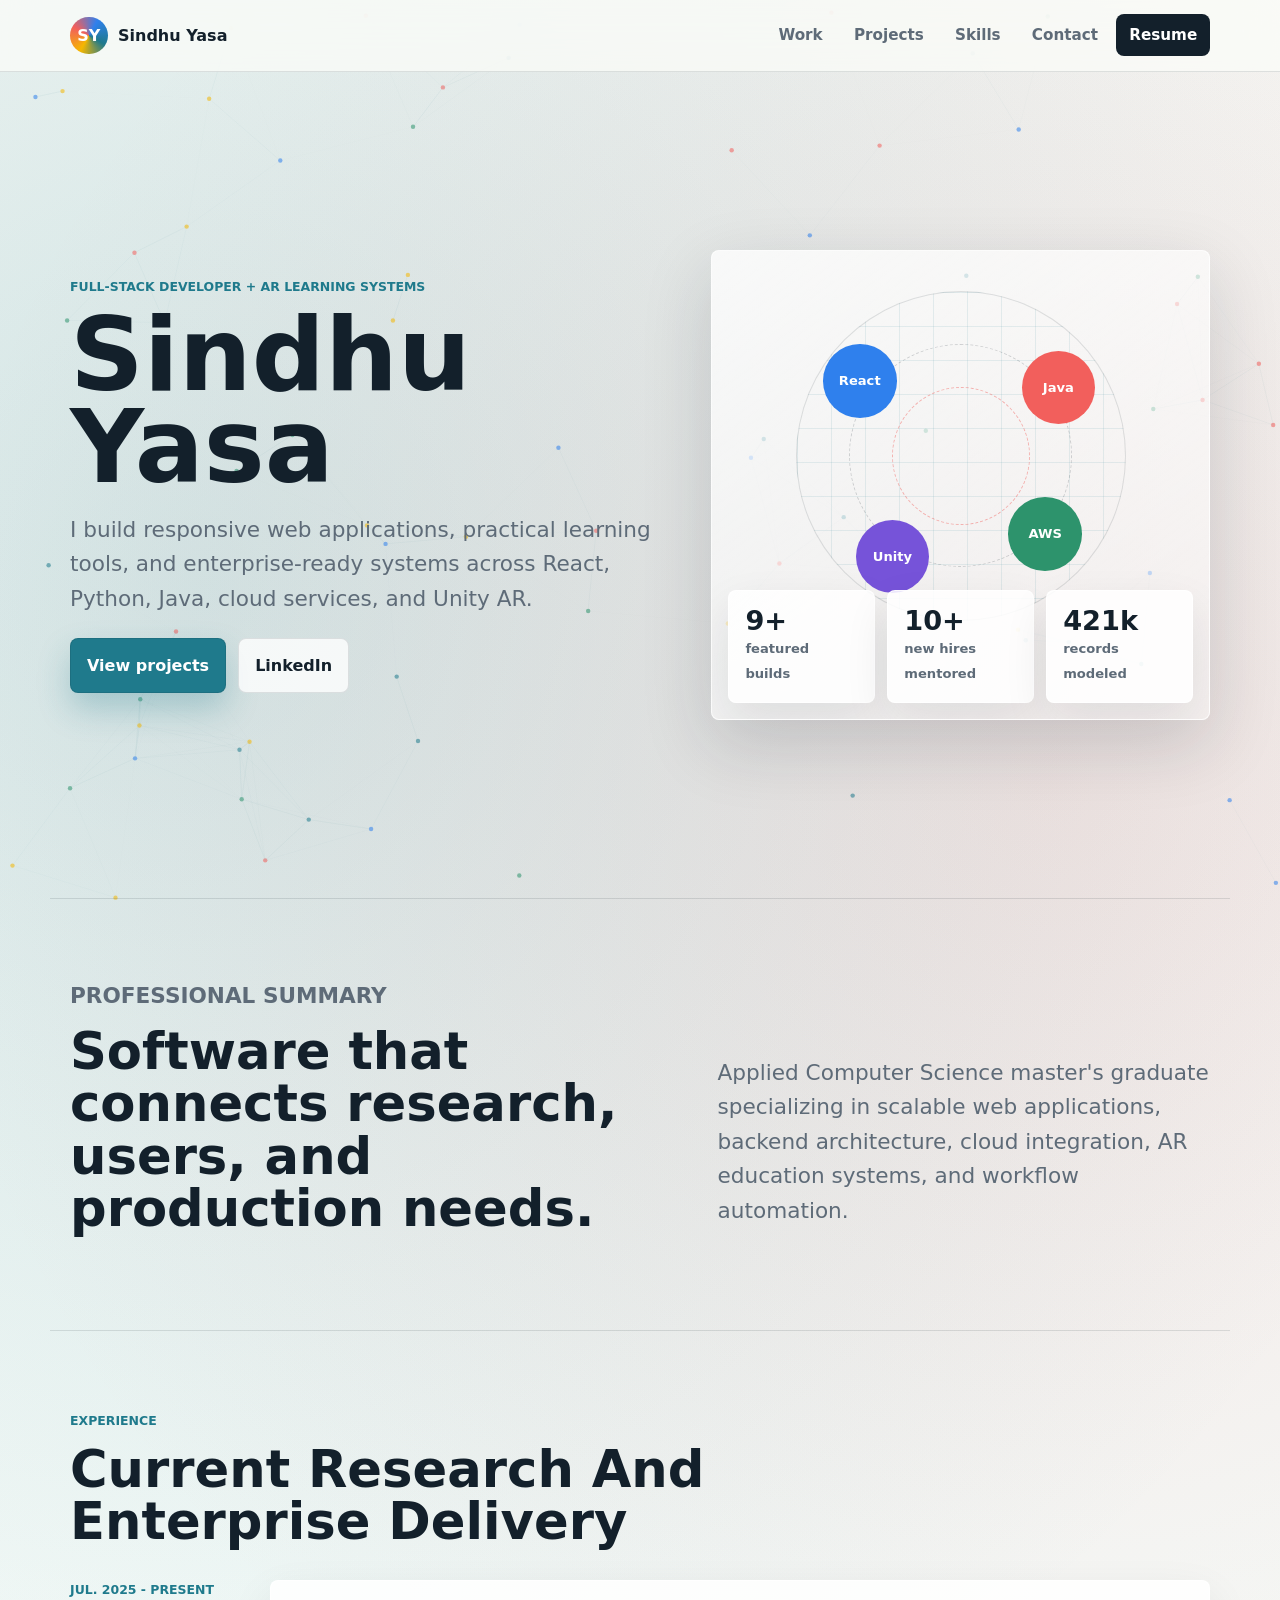
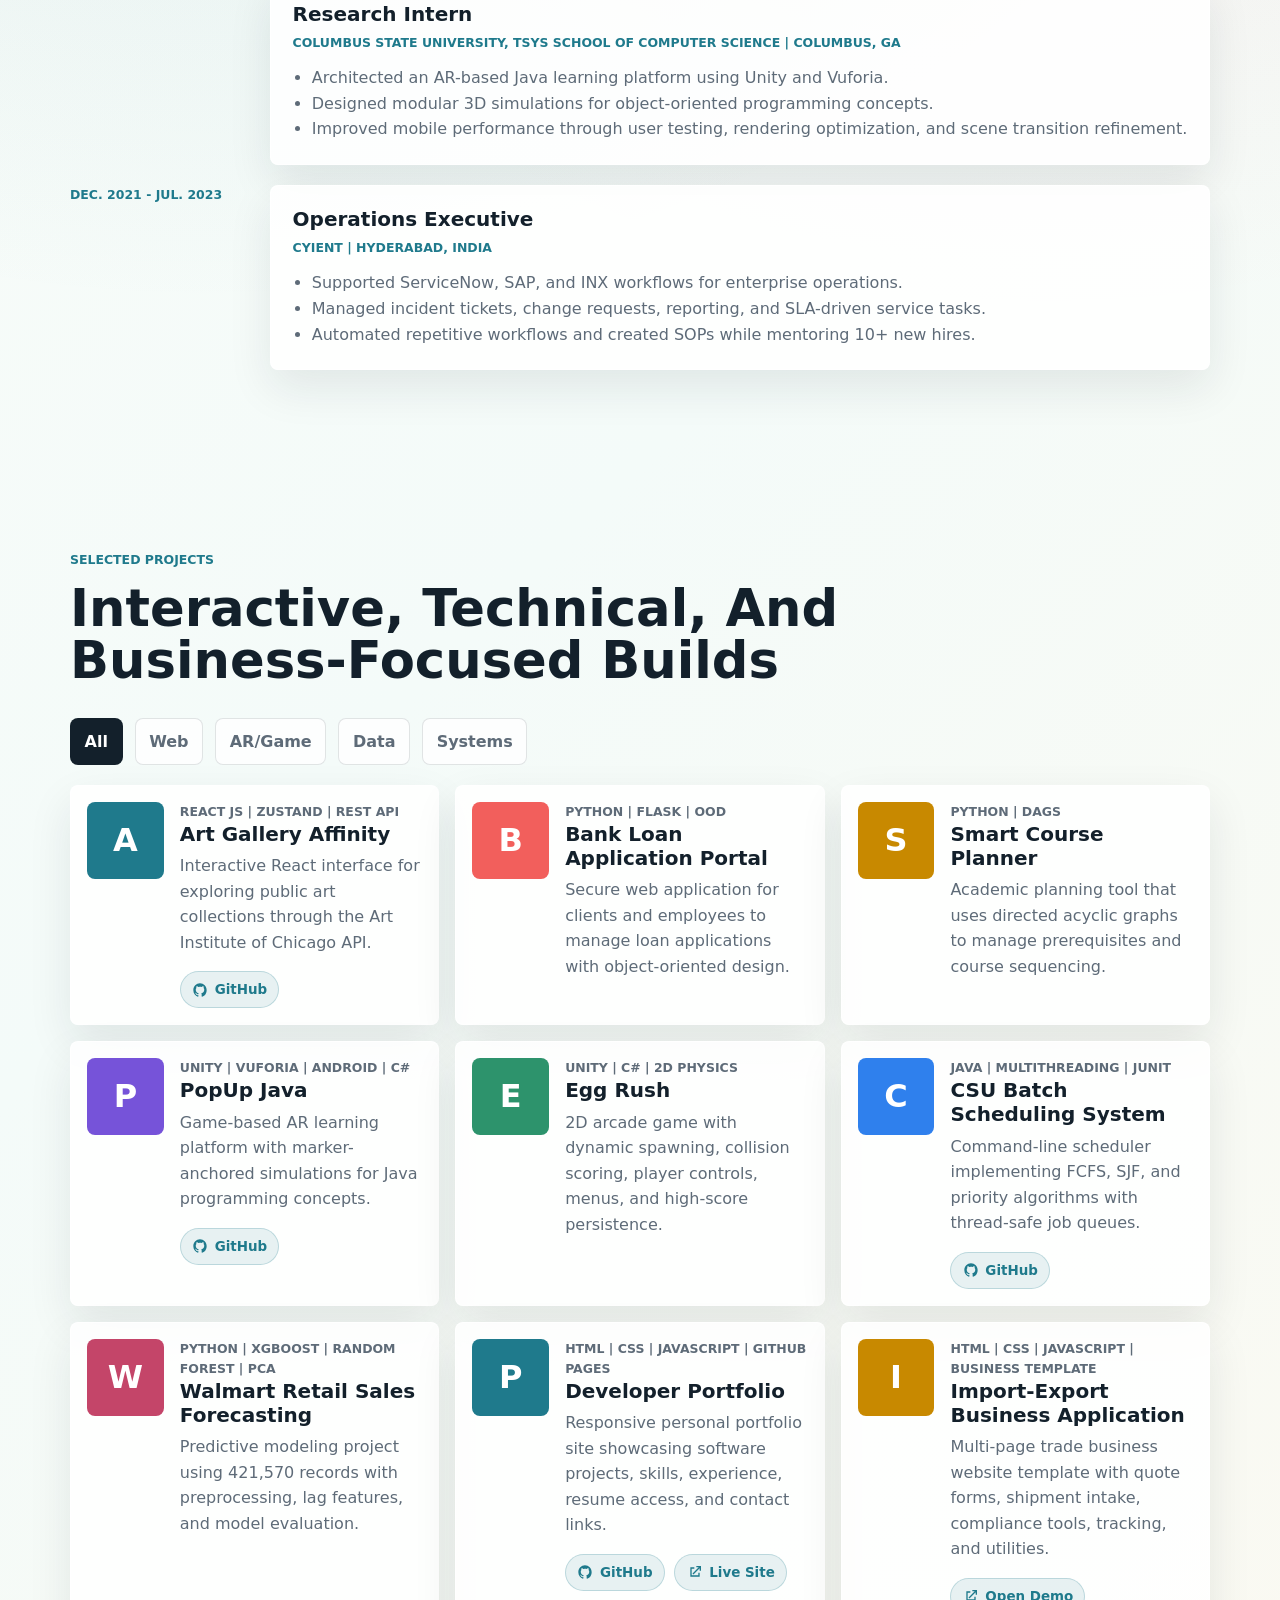
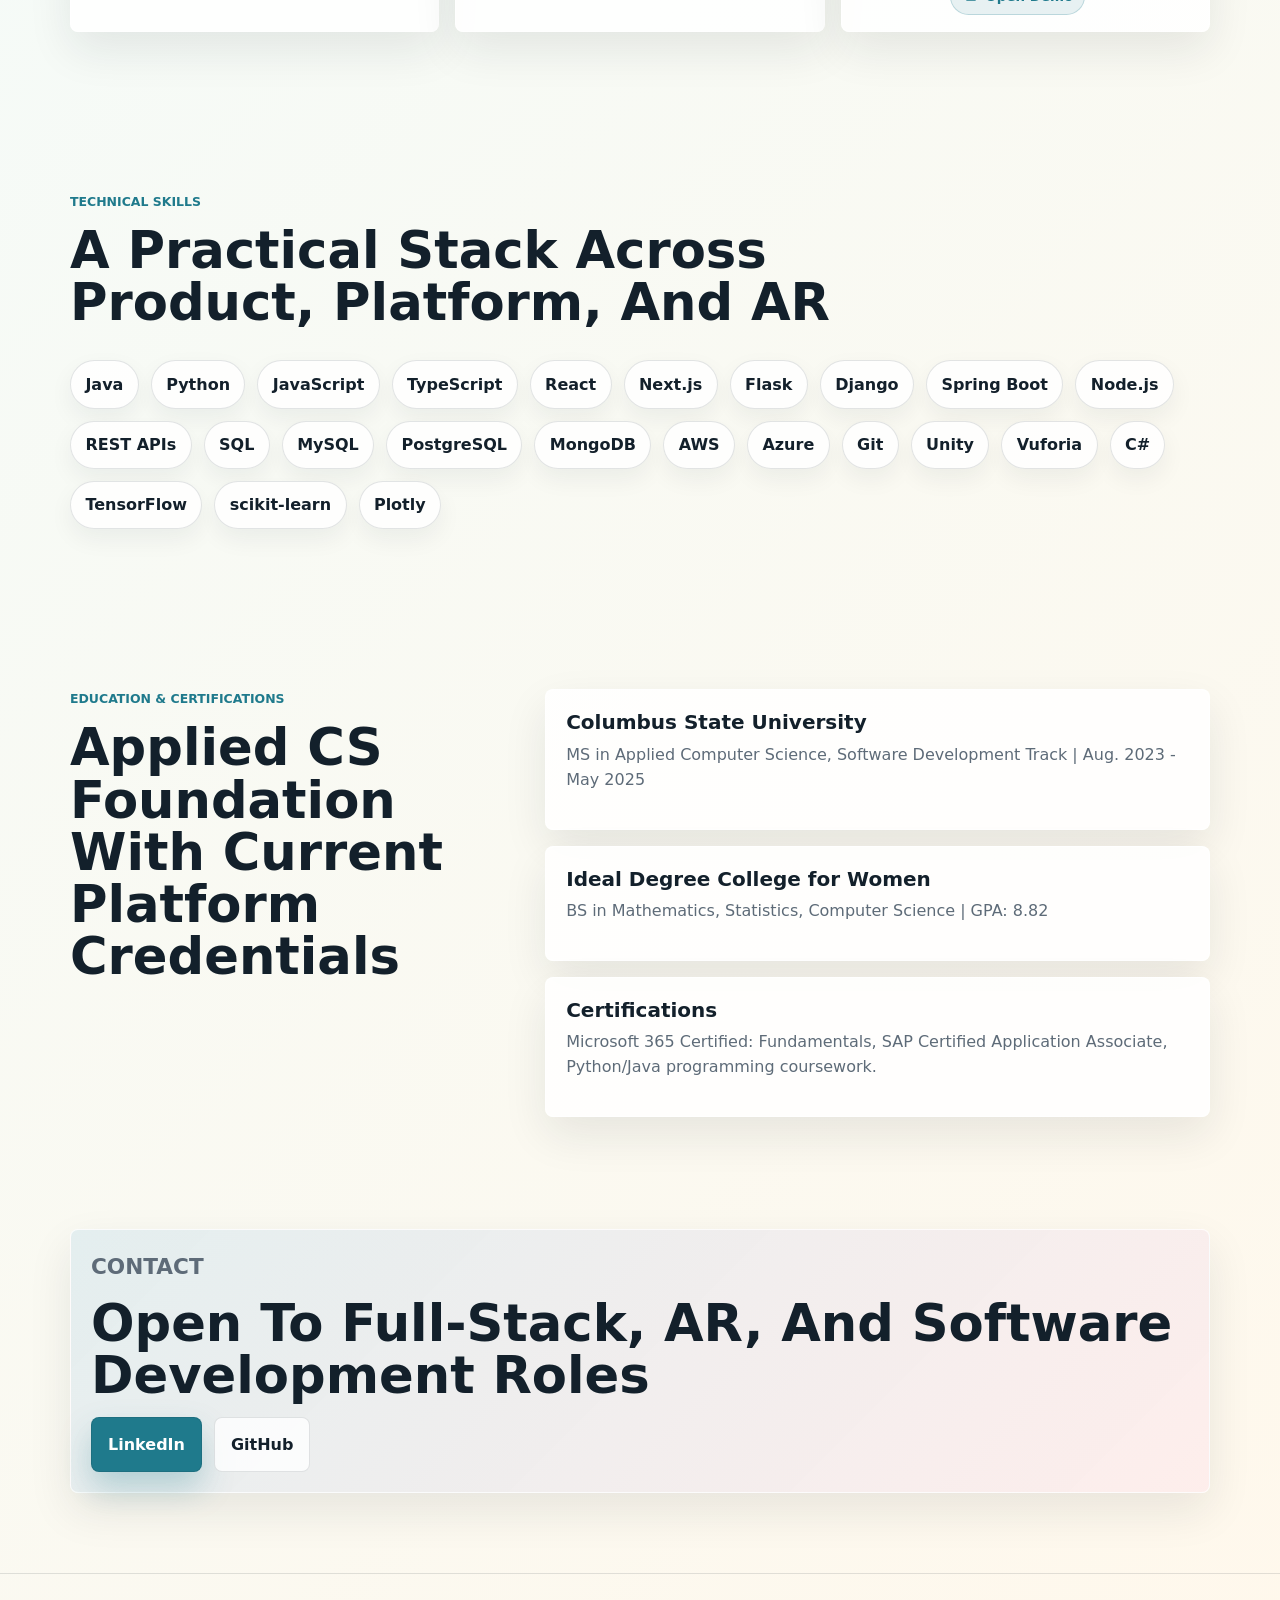
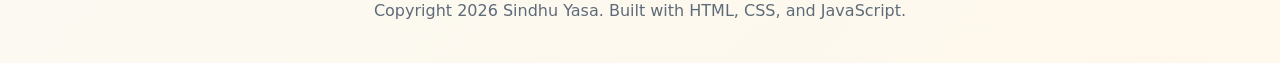
<file: index.html>
<!doctype html>
<html lang="en">
  <head>
    <meta charset="utf-8">
    <meta name="viewport" content="width=device-width, initial-scale=1">
    <title>Sindhu Yasa | Full-Stack Developer Portfolio</title>
    <meta name="description" content="Sindhu Yasa is a full-stack developer and Applied Computer Science graduate building responsive web apps, AR learning tools, enterprise workflows, and data-driven software.">
    <meta name="keywords" content="Sindhu Yasa, full-stack developer, React developer, Java developer, Python Flask developer, Unity Vuforia AR, portfolio, software developer Columbus GA">
    <meta name="author" content="Sindhu Yasa">
    <meta name="robots" content="index, follow">
    <link rel="canonical" href="https://sindhu-yasa.github.io/Portfolio/">
    <meta property="og:type" content="website">
    <meta property="og:title" content="Sindhu Yasa | Full-Stack Developer Portfolio">
    <meta property="og:description" content="Full-stack development, AR learning systems, enterprise workflow optimization, and data-driven software projects.">
    <meta property="og:url" content="https://sindhu-yasa.github.io/Portfolio/">
    <meta property="og:image" content="https://sindhu-yasa.github.io/Portfolio/og-image.svg">
    <meta name="twitter:card" content="summary_large_image">
    <meta name="twitter:title" content="Sindhu Yasa | Full-Stack Developer Portfolio">
    <meta name="twitter:description" content="Full-stack developer portfolio featuring React, Python, Java, Unity, Vuforia, AWS, and data projects.">
    <meta name="theme-color" content="#1f7a8c">
    <link rel="preload" href="styles.css" as="style">
    <link rel="stylesheet" href="styles.css">
    <script type="application/ld+json">
      {
        "@context": "https://schema.org",
        "@type": "Person",
        "name": "Sindhu Yasa",
        "jobTitle": "Full-Stack Developer",
        "url": "https://sindhu-yasa.github.io/Portfolio/",
        "sameAs": [
          "https://linkedin.com/in/sindhu-yasa",
          "https://github.com/sindhu-yasa"
        ],
        "knowsAbout": ["React", "Next.js", "Java", "Python", "Flask", "Spring Boot", "Unity", "Vuforia", "AWS", "Azure"]
      }
    </script>
  </head>
  <body>
    <a class="skip-link" href="#main">Skip to content</a>
    <canvas class="mesh" id="mesh" aria-hidden="true"></canvas>

    <header class="site-header">
      <nav class="nav" aria-label="Primary navigation">
        <a class="brand" href="#top" aria-label="Sindhu Yasa home">
          <span class="brand-mark">SY</span>
          <span>Sindhu Yasa</span>
        </a>
        <button class="nav-toggle" type="button" aria-label="Open navigation" aria-expanded="false">
          <span></span>
          <span></span>
          <span></span>
        </button>
        <div class="nav-links">
          <a href="#work">Work</a>
          <a href="#projects">Projects</a>
          <a href="#skills">Skills</a>
          <a href="#contact">Contact</a>
          <a class="resume-link" href="Sindhu_Resume_May_2026_new.pdf">Resume</a>
        </div>
      </nav>
    </header>

    <main id="main">
      <section class="hero" id="top">
        <div class="hero-copy reveal">
          <p class="eyebrow">Full-stack developer + AR learning systems</p>
          <h1>Sindhu Yasa</h1>
          <p class="hero-text">
            I build responsive web applications, practical learning tools, and enterprise-ready systems across React, Python, Java, cloud services, and Unity AR.
          </p>
          <div class="hero-actions">
            <a class="button primary" href="#projects">View projects</a>
            <a class="button secondary" href="https://www.linkedin.com/in/sindhu-yasa-23940a294/">LinkedIn</a>
          </div>
        </div>

        <div class="hero-panel reveal" aria-label="Portfolio highlights">
          <div class="orbit" aria-hidden="true">
            <span class="node react">React</span>
            <span class="node java">Java</span>
            <span class="node unity">Unity</span>
            <span class="node cloud">AWS</span>
          </div>
          <div class="metric-grid">
            <div>
              <strong>9+</strong>
              <span>featured builds</span>
            </div>
            <div>
              <strong>10+</strong>
              <span>new hires mentored</span>
            </div>
            <div>
              <strong>421k</strong>
              <span>records modeled</span>
            </div>
          </div>
        </div>
      </section>

      <section class="section intro reveal" aria-labelledby="summary-title">
        <div>
          <p class="section-kicker">Professional Summary</p>
          <h2 id="summary-title">Software that connects research, users, and production needs.</h2>
        </div>
        <p>
          Applied Computer Science master's graduate specializing in scalable web applications, backend architecture, cloud integration, AR education systems, and workflow automation.
        </p>
      </section>

      <section class="section timeline" id="work" aria-labelledby="work-title">
        <div class="section-heading reveal">
          <p class="section-kicker">Experience</p>
          <h2 id="work-title">Current Research And Enterprise Delivery</h2>
        </div>

        <article class="timeline-item reveal">
          <div class="date">Jul. 2025 - Present</div>
          <div class="timeline-card">
            <h3>Research Intern</h3>
            <p class="meta">Columbus State University, TSYS School of Computer Science | Columbus, GA</p>
            <ul>
              <li>Architected an AR-based Java learning platform using Unity and Vuforia.</li>
              <li>Designed modular 3D simulations for object-oriented programming concepts.</li>
              <li>Improved mobile performance through user testing, rendering optimization, and scene transition refinement.</li>
            </ul>
          </div>
        </article>

        <article class="timeline-item reveal">
          <div class="date">Dec. 2021 - Jul. 2023</div>
          <div class="timeline-card">
            <h3>Operations Executive</h3>
            <p class="meta">Cyient | Hyderabad, India</p>
            <ul>
              <li>Supported ServiceNow, SAP, and INX workflows for enterprise operations.</li>
              <li>Managed incident tickets, change requests, reporting, and SLA-driven service tasks.</li>
              <li>Automated repetitive workflows and created SOPs while mentoring 10+ new hires.</li>
            </ul>
          </div>
        </article>
      </section>

      <section class="section projects" id="projects" aria-labelledby="projects-title">
        <div class="section-heading reveal">
          <p class="section-kicker">Selected Projects</p>
          <h2 id="projects-title">Interactive, Technical, And Business-Focused Builds</h2>
        </div>

        <div class="filter-bar reveal" role="group" aria-label="Project filters">
          <button class="filter active" type="button" data-filter="all">All</button>
          <button class="filter" type="button" data-filter="web">Web</button>
          <button class="filter" type="button" data-filter="ar">AR/Game</button>
          <button class="filter" type="button" data-filter="data">Data</button>
          <button class="filter" type="button" data-filter="systems">Systems</button>
        </div>

        <div class="project-grid">
          <article class="project-card reveal" data-category="web">
            <div class="project-visual teal">A</div>
            <div>
              <p class="project-type">React JS | Zustand | REST API</p>
              <h3>Art Gallery Affinity</h3>
              <p>Interactive React interface for exploring public art collections through the Art Institute of Chicago API.</p>
              <div class="project-links">
                <a href="https://github.com/sindhu-yasa/Group_ArtGalleryProject" aria-label="View Art Gallery Affinity on GitHub">
                  <svg viewBox="0 0 24 24" aria-hidden="true">
                    <path d="M12 2C6.48 2 2 6.58 2 12.26c0 4.53 2.87 8.37 6.84 9.73.5.1.68-.22.68-.49 0-.24-.01-1.04-.01-1.89-2.78.62-3.37-1.21-3.37-1.21-.45-1.19-1.11-1.5-1.11-1.5-.91-.64.07-.63.07-.63 1 .07 1.53 1.06 1.53 1.06.89 1.57 2.34 1.12 2.91.86.09-.66.35-1.12.63-1.37-2.22-.26-4.56-1.14-4.56-5.07 0-1.12.39-2.03 1.03-2.75-.1-.26-.45-1.3.1-2.71 0 0 .84-.28 2.75 1.05A9.32 9.32 0 0 1 12 7c.85 0 1.71.12 2.51.34 1.91-1.33 2.75-1.05 2.75-1.05.55 1.41.2 2.45.1 2.71.64.72 1.03 1.63 1.03 2.75 0 3.94-2.34 4.81-4.57 5.07.36.32.68.94.68 1.9 0 1.37-.01 2.47-.01 2.8 0 .27.18.59.69.49A10.14 10.14 0 0 0 22 12.26C22 6.58 17.52 2 12 2Z"/>
                  </svg>
                  GitHub
                </a>
              </div>
            </div>
          </article>

          <article class="project-card reveal" data-category="web">
            <div class="project-visual coral">B</div>
            <div>
              <p class="project-type">Python | Flask | OOD</p>
              <h3>Bank Loan Application Portal</h3>
              <p>Secure web application for clients and employees to manage loan applications with object-oriented design.</p>
            </div>
          </article>

          <article class="project-card reveal" data-category="systems">
            <div class="project-visual gold">S</div>
            <div>
              <p class="project-type">Python | DAGs</p>
              <h3>Smart Course Planner</h3>
              <p>Academic planning tool that uses directed acyclic graphs to manage prerequisites and course sequencing.</p>
            </div>
          </article>

          <article class="project-card reveal" data-category="ar">
            <div class="project-visual violet">P</div>
            <div>
              <p class="project-type">Unity | Vuforia | Android | C#</p>
              <h3>PopUp Java</h3>
              <p>Game-based AR learning platform with marker-anchored simulations for Java programming concepts.</p>
              <div class="project-links">
                <a href="https://github.com/sindhu-yasa/Pop-Up-Java" aria-label="View PopUp Java on GitHub">
                  <svg viewBox="0 0 24 24" aria-hidden="true">
                    <path d="M12 2C6.48 2 2 6.58 2 12.26c0 4.53 2.87 8.37 6.84 9.73.5.1.68-.22.68-.49 0-.24-.01-1.04-.01-1.89-2.78.62-3.37-1.21-3.37-1.21-.45-1.19-1.11-1.5-1.11-1.5-.91-.64.07-.63.07-.63 1 .07 1.53 1.06 1.53 1.06.89 1.57 2.34 1.12 2.91.86.09-.66.35-1.12.63-1.37-2.22-.26-4.56-1.14-4.56-5.07 0-1.12.39-2.03 1.03-2.75-.1-.26-.45-1.3.1-2.71 0 0 .84-.28 2.75 1.05A9.32 9.32 0 0 1 12 7c.85 0 1.71.12 2.51.34 1.91-1.33 2.75-1.05 2.75-1.05.55 1.41.2 2.45.1 2.71.64.72 1.03 1.63 1.03 2.75 0 3.94-2.34 4.81-4.57 5.07.36.32.68.94.68 1.9 0 1.37-.01 2.47-.01 2.8 0 .27.18.59.69.49A10.14 10.14 0 0 0 22 12.26C22 6.58 17.52 2 12 2Z"/>
                  </svg>
                  GitHub
                </a>
              </div>
            </div>
          </article>

          <article class="project-card reveal" data-category="ar">
            <div class="project-visual green">E</div>
            <div>
              <p class="project-type">Unity | C# | 2D Physics</p>
              <h3>Egg Rush</h3>
              <p>2D arcade game with dynamic spawning, collision scoring, player controls, menus, and high-score persistence.</p>
            </div>
          </article>

          <article class="project-card reveal" data-category="systems">
            <div class="project-visual blue">C</div>
            <div>
              <p class="project-type">Java | Multithreading | JUnit</p>
              <h3>CSU Batch Scheduling System</h3>
              <p>Command-line scheduler implementing FCFS, SJF, and priority algorithms with thread-safe job queues.</p>
              <div class="project-links">
                <a href="https://github.com/sindhu-yasa/CSUBatch" aria-label="View CSU Batch Scheduling System on GitHub">
                  <svg viewBox="0 0 24 24" aria-hidden="true">
                    <path d="M12 2C6.48 2 2 6.58 2 12.26c0 4.53 2.87 8.37 6.84 9.73.5.1.68-.22.68-.49 0-.24-.01-1.04-.01-1.89-2.78.62-3.37-1.21-3.37-1.21-.45-1.19-1.11-1.5-1.11-1.5-.91-.64.07-.63.07-.63 1 .07 1.53 1.06 1.53 1.06.89 1.57 2.34 1.12 2.91.86.09-.66.35-1.12.63-1.37-2.22-.26-4.56-1.14-4.56-5.07 0-1.12.39-2.03 1.03-2.75-.1-.26-.45-1.3.1-2.71 0 0 .84-.28 2.75 1.05A9.32 9.32 0 0 1 12 7c.85 0 1.71.12 2.51.34 1.91-1.33 2.75-1.05 2.75-1.05.55 1.41.2 2.45.1 2.71.64.72 1.03 1.63 1.03 2.75 0 3.94-2.34 4.81-4.57 5.07.36.32.68.94.68 1.9 0 1.37-.01 2.47-.01 2.8 0 .27.18.59.69.49A10.14 10.14 0 0 0 22 12.26C22 6.58 17.52 2 12 2Z"/>
                  </svg>
                  GitHub
                </a>
              </div>
            </div>
          </article>

          <article class="project-card reveal" data-category="data">
            <div class="project-visual rose">W</div>
            <div>
              <p class="project-type">Python | XGBoost | Random Forest | PCA</p>
              <h3>Walmart Retail Sales Forecasting</h3>
              <p>Predictive modeling project using 421,570 records with preprocessing, lag features, and model evaluation.</p>
            </div>
          </article>

          <article class="project-card reveal" data-category="web">
            <div class="project-visual teal">P</div>
            <div>
              <p class="project-type">HTML | CSS | JavaScript | GitHub Pages</p>
              <h3>Developer Portfolio</h3>
              <p>Responsive personal portfolio site showcasing software projects, skills, experience, resume access, and contact links.</p>
              <div class="project-links">
                <a href="https://github.com/sindhu-yasa/Portfolio" aria-label="View Developer Portfolio on GitHub">
                  <svg viewBox="0 0 24 24" aria-hidden="true">
                    <path d="M12 2C6.48 2 2 6.58 2 12.26c0 4.53 2.87 8.37 6.84 9.73.5.1.68-.22.68-.49 0-.24-.01-1.04-.01-1.89-2.78.62-3.37-1.21-3.37-1.21-.45-1.19-1.11-1.5-1.11-1.5-.91-.64.07-.63.07-.63 1 .07 1.53 1.06 1.53 1.06.89 1.57 2.34 1.12 2.91.86.09-.66.35-1.12.63-1.37-2.22-.26-4.56-1.14-4.56-5.07 0-1.12.39-2.03 1.03-2.75-.1-.26-.45-1.3.1-2.71 0 0 .84-.28 2.75 1.05A9.32 9.32 0 0 1 12 7c.85 0 1.71.12 2.51.34 1.91-1.33 2.75-1.05 2.75-1.05.55 1.41.2 2.45.1 2.71.64.72 1.03 1.63 1.03 2.75 0 3.94-2.34 4.81-4.57 5.07.36.32.68.94.68 1.9 0 1.37-.01 2.47-.01 2.8 0 .27.18.59.69.49A10.14 10.14 0 0 0 22 12.26C22 6.58 17.52 2 12 2Z"/>
                  </svg>
                  GitHub
                </a>
                <a href="https://sindhu-yasa.github.io/Portfolio/" aria-label="Open live Developer Portfolio site">
                  <svg viewBox="0 0 24 24" aria-hidden="true">
                    <path d="M14 3h7v7h-2V6.41l-9.29 9.3-1.42-1.42 9.3-9.29H14V3Z"/>
                    <path d="M5 5h6v2H7v10h10v-4h2v6H5V5Z"/>
                  </svg>
                  Live Site
                </a>
              </div>
            </div>
          </article>

          <article class="project-card reveal" data-category="web">
            <div class="project-visual gold">I</div>
            <div>
              <p class="project-type">HTML | CSS | JavaScript | Business Template</p>
              <h3>Import-Export Business Application</h3>
              <p>Multi-page trade business website template with quote forms, shipment intake, compliance tools, tracking, and utilities.</p>
              <div class="project-links">
                <a href="import-export-business-template/" aria-label="Open Import-Export Business Application demo">
                  <svg viewBox="0 0 24 24" aria-hidden="true">
                    <path d="M14 3h7v7h-2V6.41l-9.29 9.3-1.42-1.42 9.3-9.29H14V3Z"/>
                    <path d="M5 5h6v2H7v10h10v-4h2v6H5V5Z"/>
                  </svg>
                  Open Demo
                </a>
              </div>
            </div>
          </article>
        </div>
      </section>

      <section class="section skills" id="skills" aria-labelledby="skills-title">
        <div class="section-heading reveal">
          <p class="section-kicker">Technical Skills</p>
          <h2 id="skills-title">A Practical Stack Across Product, Platform, And AR</h2>
        </div>
        <div class="skill-cloud reveal" aria-label="Skills list">
          <span>Java</span><span>Python</span><span>JavaScript</span><span>TypeScript</span><span>React</span><span>Next.js</span>
          <span>Flask</span><span>Django</span><span>Spring Boot</span><span>Node.js</span><span>REST APIs</span><span>SQL</span>
          <span>MySQL</span><span>PostgreSQL</span><span>MongoDB</span><span>AWS</span><span>Azure</span><span>Git</span>
          <span>Unity</span><span>Vuforia</span><span>C#</span><span>TensorFlow</span><span>scikit-learn</span><span>Plotly</span>
        </div>
      </section>

      <section class="section education reveal" aria-labelledby="education-title">
        <div>
          <p class="section-kicker">Education & Certifications</p>
          <h2 id="education-title">Applied CS Foundation With Current Platform Credentials</h2>
        </div>
        <div class="education-grid">
          <article>
            <h3>Columbus State University</h3>
            <p>MS in Applied Computer Science, Software Development Track | Aug. 2023 - May 2025</p>
          </article>
          <article>
            <h3>Ideal Degree College for Women</h3>
            <p>BS in Mathematics, Statistics, Computer Science | GPA: 8.82</p>
          </article>
          <article>
            <h3>Certifications</h3>
            <p>Microsoft 365 Certified: Fundamentals, SAP Certified Application Associate, Python/Java programming coursework.</p>
          </article>
        </div>
      </section>

      <section class="section contact" id="contact" aria-labelledby="contact-title">
        <div class="contact-card reveal">
          <p class="section-kicker">Contact</p>
          <h2 id="contact-title">Open To Full-Stack, AR, And Software Development Roles</h2>
          <div class="contact-actions">
            <a class="button primary" href="https://www.linkedin.com/in/sindhu-yasa-23940a294/">LinkedIn</a>
            <a class="button secondary" href="https://github.com/sindhu-yasa">GitHub</a>
          </div>
        </div>
      </section>
    </main>

    <footer class="footer">
      <p>Copyright <span id="year"></span> Sindhu Yasa. Built with HTML, CSS, and JavaScript.</p>
    </footer>

    <script src="script.js" defer></script>
  </body>
</html>
</file>
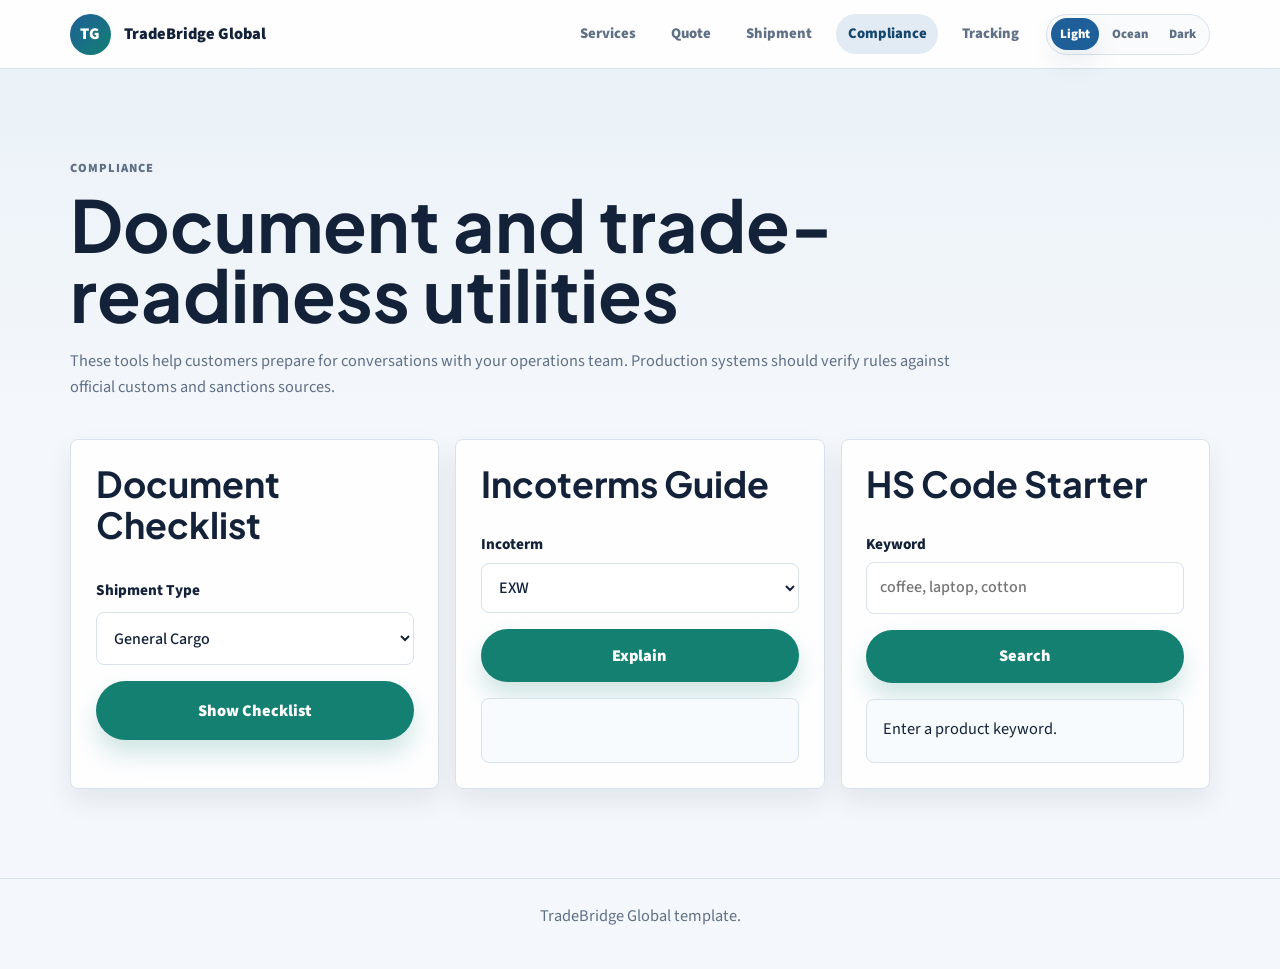
<file: import-export-business-template/compliance.html>
<!doctype html>
<html lang="en">
  <head>
    <meta charset="utf-8">
    <meta name="viewport" content="width=device-width, initial-scale=1">
    <title>Compliance Tools | TradeBridge Global</title>
    <link rel="stylesheet" href="assets/styles.css">
  </head>
  <body>
    <header class="site-header">
      <nav class="nav" aria-label="Primary navigation">
        <a class="brand" href="index.html"><span class="brand-mark">TG</span><span>TradeBridge Global</span></a>
        <button class="nav-toggle" type="button" aria-label="Toggle navigation" aria-expanded="false">Menu</button>
        <div class="nav-links">
          <a href="services.html">Services</a>
          <a href="quote.html">Quote</a>
          <a href="shipment.html">Shipment</a>
          <a href="compliance.html">Compliance</a>
          <a href="tracking.html">Tracking</a>
        </div>
      </nav>
    </header>
    <main class="page">
      <section class="section">
        <div class="section-heading">
          <p class="eyebrow">Compliance</p>
          <h1>Document and trade-readiness utilities</h1>
          <p>These tools help customers prepare for conversations with your operations team. Production systems should verify rules against official customs and sanctions sources.</p>
        </div>
        <div class="three-column">
          <form class="panel form" id="document-checker">
            <h2>Document Checklist</h2>
            <label>Shipment Type
              <select name="shipmentType">
                <option value="general">General Cargo</option>
                <option value="food">Food Products</option>
                <option value="electronics">Electronics</option>
                <option value="textiles">Textiles</option>
              </select>
            </label>
            <button class="button secondary" type="submit">Show Checklist</button>
            <ul class="check-list" id="document-results"></ul>
          </form>

          <form class="panel form" id="incoterm-tool">
            <h2>Incoterms Guide</h2>
            <label>Incoterm
              <select name="term">
                <option value="EXW">EXW</option>
                <option value="FOB">FOB</option>
                <option value="CIF">CIF</option>
                <option value="DAP">DAP</option>
                <option value="DDP">DDP</option>
              </select>
            </label>
            <button class="button secondary" type="submit">Explain</button>
            <output class="result-card" id="incoterm-result"></output>
          </form>

          <form class="panel form" id="hs-lookup">
            <h2>HS Code Starter</h2>
            <label>Keyword<input name="keyword" placeholder="coffee, laptop, cotton"></label>
            <button class="button secondary" type="submit">Search</button>
            <output class="result-card" id="hs-result">Enter a product keyword.</output>
          </form>
        </div>
      </section>
    </main>
    <footer class="footer"><p>TradeBridge Global template.</p></footer>
    <script src="assets/app.js" defer></script>
  </body>
</html>
</file>
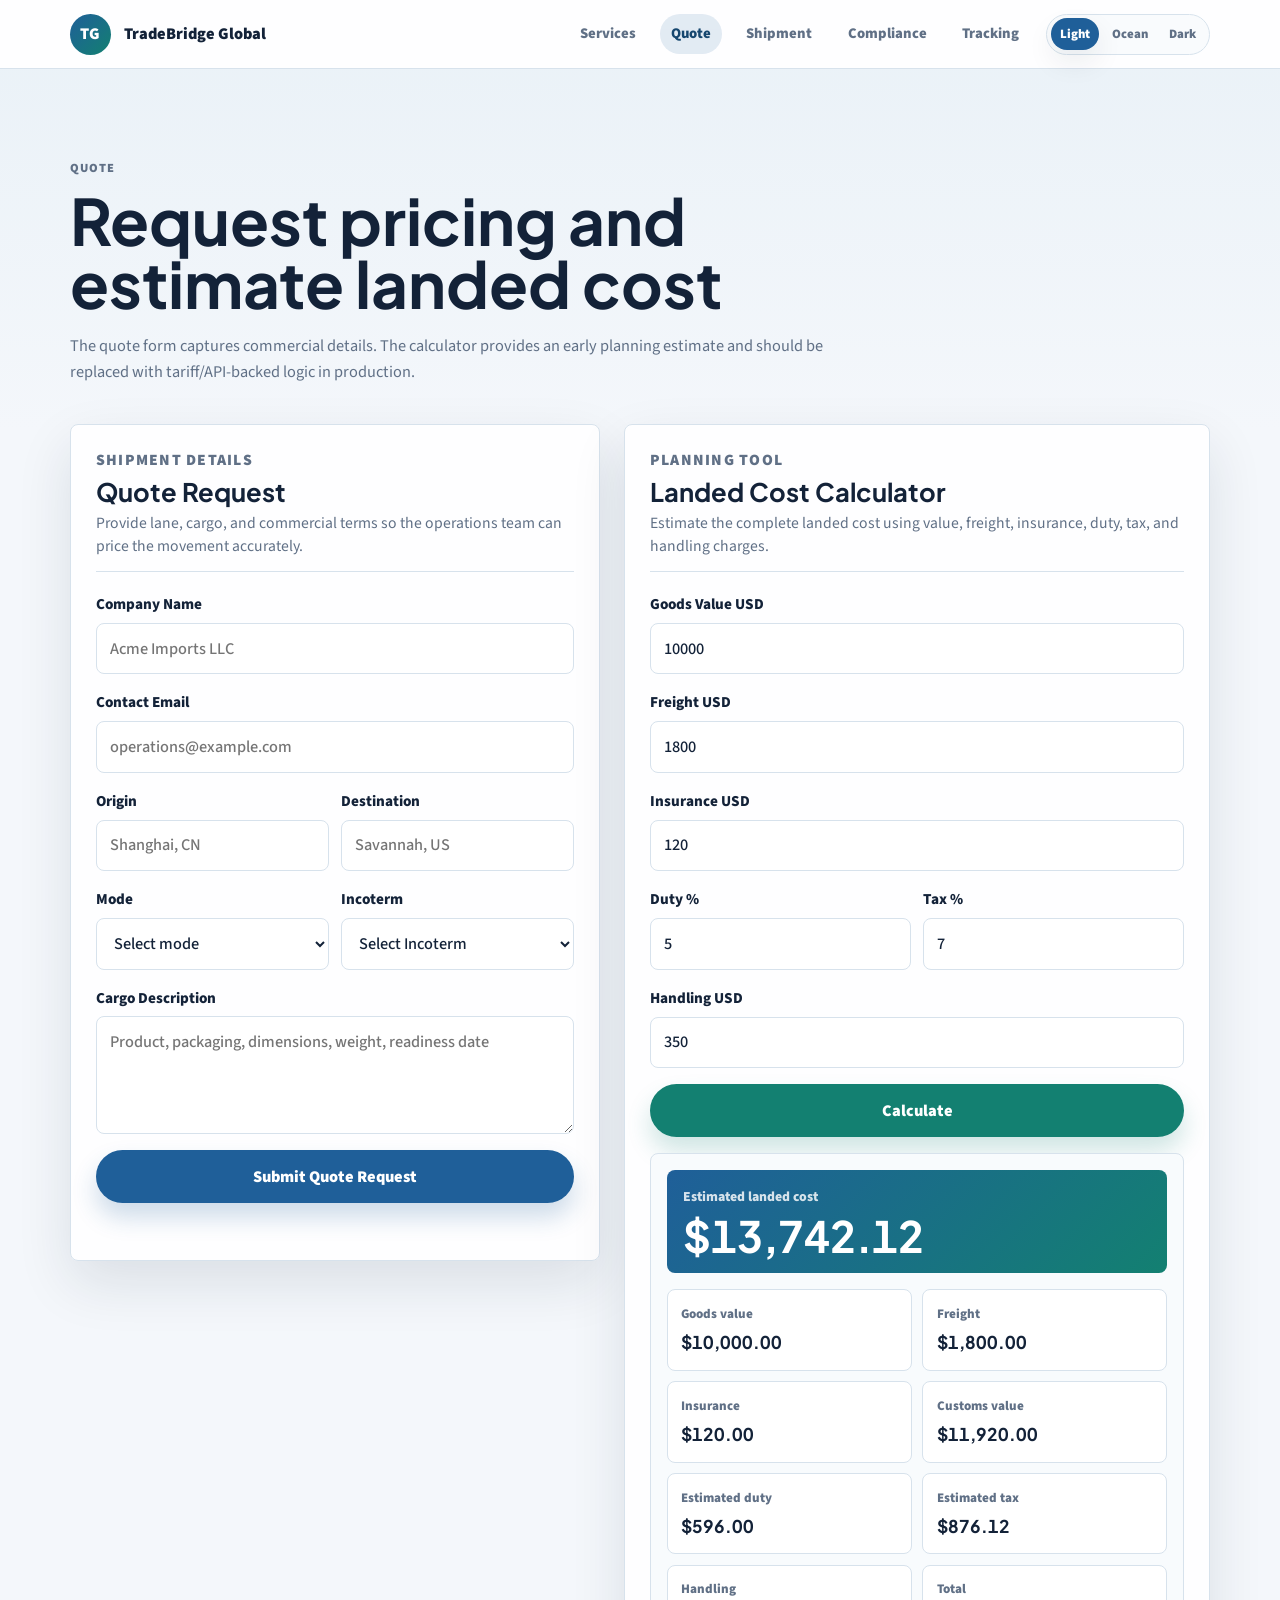
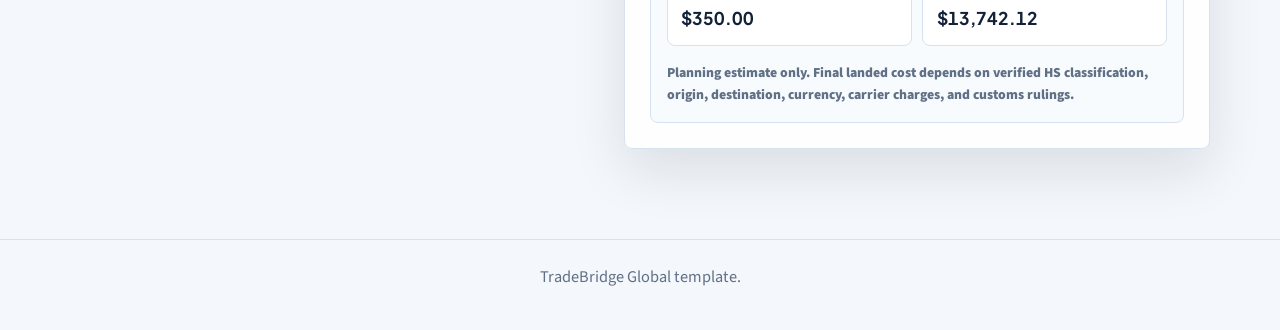
<file: import-export-business-template/quote.html>
<!doctype html>
<html lang="en">
  <head>
    <meta charset="utf-8">
    <meta name="viewport" content="width=device-width, initial-scale=1">
    <title>Quote Request | TradeBridge Global</title>
    <link rel="stylesheet" href="assets/styles.css">
  </head>
  <body>
    <header class="site-header">
      <nav class="nav" aria-label="Primary navigation">
        <a class="brand" href="index.html"><span class="brand-mark">TG</span><span>TradeBridge Global</span></a>
        <button class="nav-toggle" type="button" aria-label="Toggle navigation" aria-expanded="false">Menu</button>
        <div class="nav-links">
          <a href="services.html">Services</a>
          <a href="quote.html">Quote</a>
          <a href="shipment.html">Shipment</a>
          <a href="compliance.html">Compliance</a>
          <a href="tracking.html">Tracking</a>
        </div>
      </nav>
    </header>
    <main class="page quote-page">
      <section class="section quote-section">
        <div class="section-heading">
          <p class="eyebrow">Quote</p>
          <h1>Request pricing and estimate landed cost</h1>
          <p>The quote form captures commercial details. The calculator provides an early planning estimate and should be replaced with tariff/API-backed logic in production.</p>
        </div>
        <div class="two-column">
          <form class="panel form" data-form="quote">
            <div class="form-heading">
              <p class="eyebrow">Shipment Details</p>
              <h2>Quote Request</h2>
              <p>Provide lane, cargo, and commercial terms so the operations team can price the movement accurately.</p>
            </div>
            <label>Company Name<input name="company" required placeholder="Acme Imports LLC"></label>
            <label>Contact Email<input name="email" type="email" required placeholder="operations@example.com"></label>
            <div class="form-row">
              <label>Origin<input name="origin" required placeholder="Shanghai, CN"></label>
              <label>Destination<input name="destination" required placeholder="Savannah, US"></label>
            </div>
            <div class="form-row">
              <label>Mode
                <select name="mode" required>
                  <option value="">Select mode</option>
                  <option>Ocean FCL</option>
                  <option>Ocean LCL</option>
                  <option>Air Freight</option>
                  <option>Road</option>
                </select>
              </label>
              <label>Incoterm
                <select name="incoterm" required>
                  <option value="">Select Incoterm</option>
                  <option>EXW</option>
                  <option>FOB</option>
                  <option>CIF</option>
                  <option>DAP</option>
                  <option>DDP</option>
                </select>
              </label>
            </div>
            <label>Cargo Description<textarea name="cargo" required placeholder="Product, packaging, dimensions, weight, readiness date"></textarea></label>
            <button class="button primary" type="submit">Submit Quote Request</button>
            <p class="form-status" role="status"></p>
          </form>

          <form class="panel form" id="cost-calculator">
            <div class="form-heading">
              <p class="eyebrow">Planning Tool</p>
              <h2>Landed Cost Calculator</h2>
              <p>Estimate the complete landed cost using value, freight, insurance, duty, tax, and handling charges.</p>
            </div>
            <label>Goods Value USD<input name="goods" type="number" min="0" step="0.01" value="10000"></label>
            <label>Freight USD<input name="freight" type="number" min="0" step="0.01" value="1800"></label>
            <label>Insurance USD<input name="insurance" type="number" min="0" step="0.01" value="120"></label>
            <div class="form-row">
              <label>Duty %<input name="duty" type="number" min="0" step="0.01" value="5"></label>
              <label>Tax %<input name="tax" type="number" min="0" step="0.01" value="7"></label>
            </div>
            <label>Handling USD<input name="handling" type="number" min="0" step="0.01" value="350"></label>
            <button class="button secondary" type="submit">Calculate</button>
            <div class="result-card" id="cost-result">Estimated landed cost will appear here.</div>
          </form>
        </div>
      </section>
    </main>
    <footer class="footer"><p>TradeBridge Global template.</p></footer>
    <script src="assets/app.js" defer></script>
  </body>
</html>
</file>
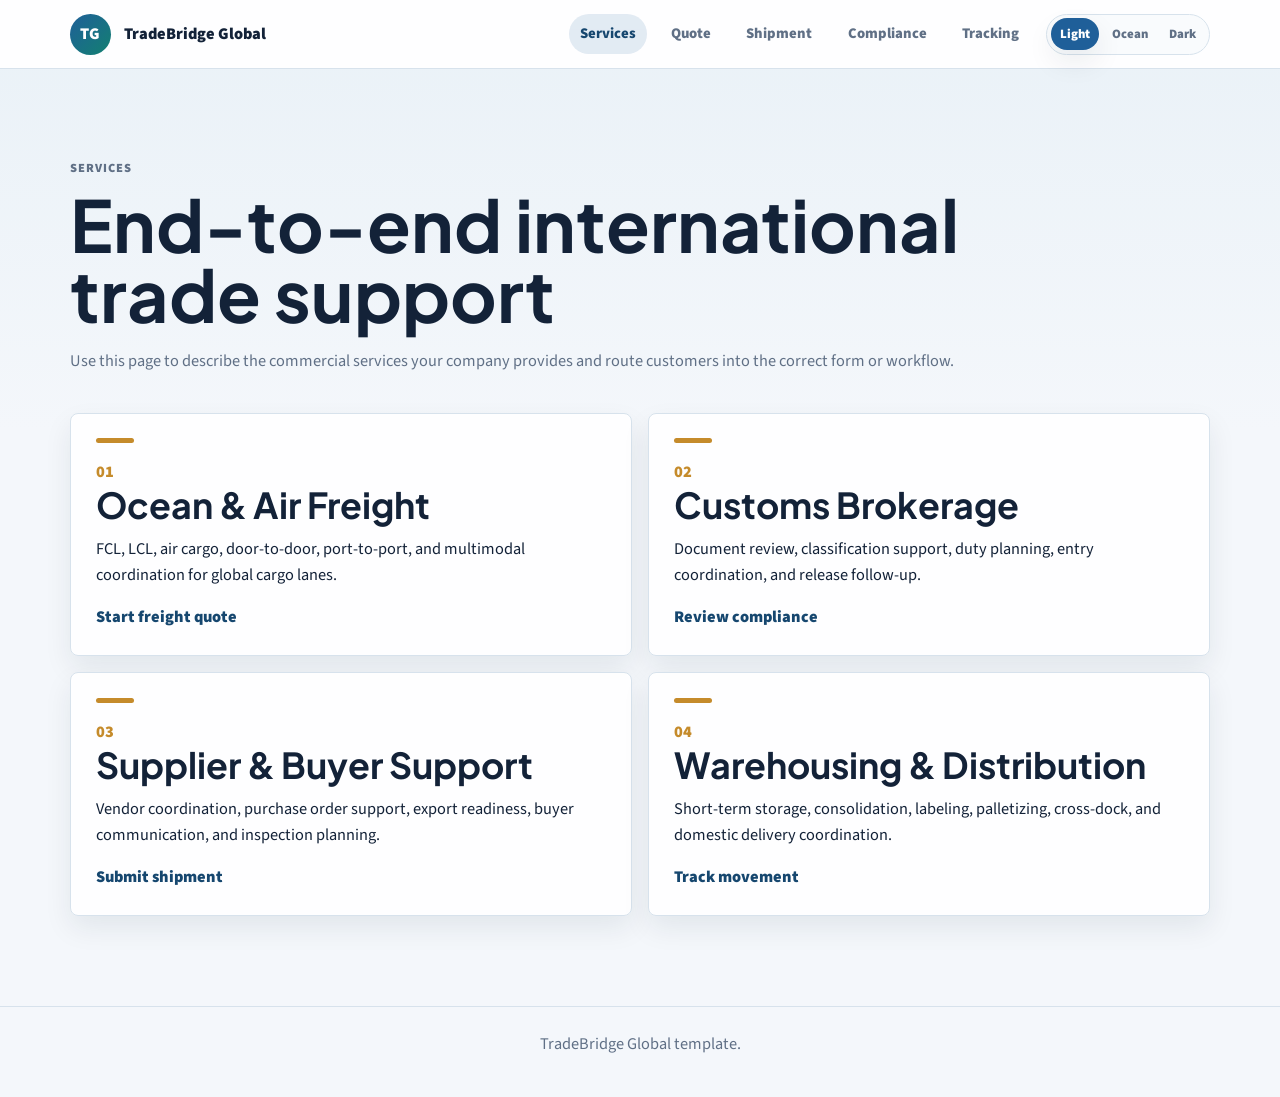
<file: import-export-business-template/services.html>
<!doctype html>
<html lang="en">
  <head>
    <meta charset="utf-8">
    <meta name="viewport" content="width=device-width, initial-scale=1">
    <title>Services | TradeBridge Global</title>
    <link rel="stylesheet" href="assets/styles.css">
  </head>
  <body>
    <header class="site-header">
      <nav class="nav" aria-label="Primary navigation">
        <a class="brand" href="index.html"><span class="brand-mark">TG</span><span>TradeBridge Global</span></a>
        <button class="nav-toggle" type="button" aria-label="Toggle navigation" aria-expanded="false">Menu</button>
        <div class="nav-links">
          <a href="services.html">Services</a>
          <a href="quote.html">Quote</a>
          <a href="shipment.html">Shipment</a>
          <a href="compliance.html">Compliance</a>
          <a href="tracking.html">Tracking</a>
        </div>
      </nav>
    </header>
    <main class="page">
      <section class="section">
        <div class="section-heading">
          <p class="eyebrow">Services</p>
          <h1>End-to-end international trade support</h1>
          <p>Use this page to describe the commercial services your company provides and route customers into the correct form or workflow.</p>
        </div>
        <div class="service-grid">
          <article>
            <span class="service-icon">01</span>
            <h2>Ocean & Air Freight</h2>
            <p>FCL, LCL, air cargo, door-to-door, port-to-port, and multimodal coordination for global cargo lanes.</p>
            <a href="quote.html">Start freight quote</a>
          </article>
          <article>
            <span class="service-icon">02</span>
            <h2>Customs Brokerage</h2>
            <p>Document review, classification support, duty planning, entry coordination, and release follow-up.</p>
            <a href="compliance.html">Review compliance</a>
          </article>
          <article>
            <span class="service-icon">03</span>
            <h2>Supplier & Buyer Support</h2>
            <p>Vendor coordination, purchase order support, export readiness, buyer communication, and inspection planning.</p>
            <a href="shipment.html">Submit shipment</a>
          </article>
          <article>
            <span class="service-icon">04</span>
            <h2>Warehousing & Distribution</h2>
            <p>Short-term storage, consolidation, labeling, palletizing, cross-dock, and domestic delivery coordination.</p>
            <a href="tracking.html">Track movement</a>
          </article>
        </div>
      </section>
    </main>
    <footer class="footer"><p>TradeBridge Global template.</p></footer>
    <script src="assets/app.js" defer></script>
  </body>
</html>
</file>
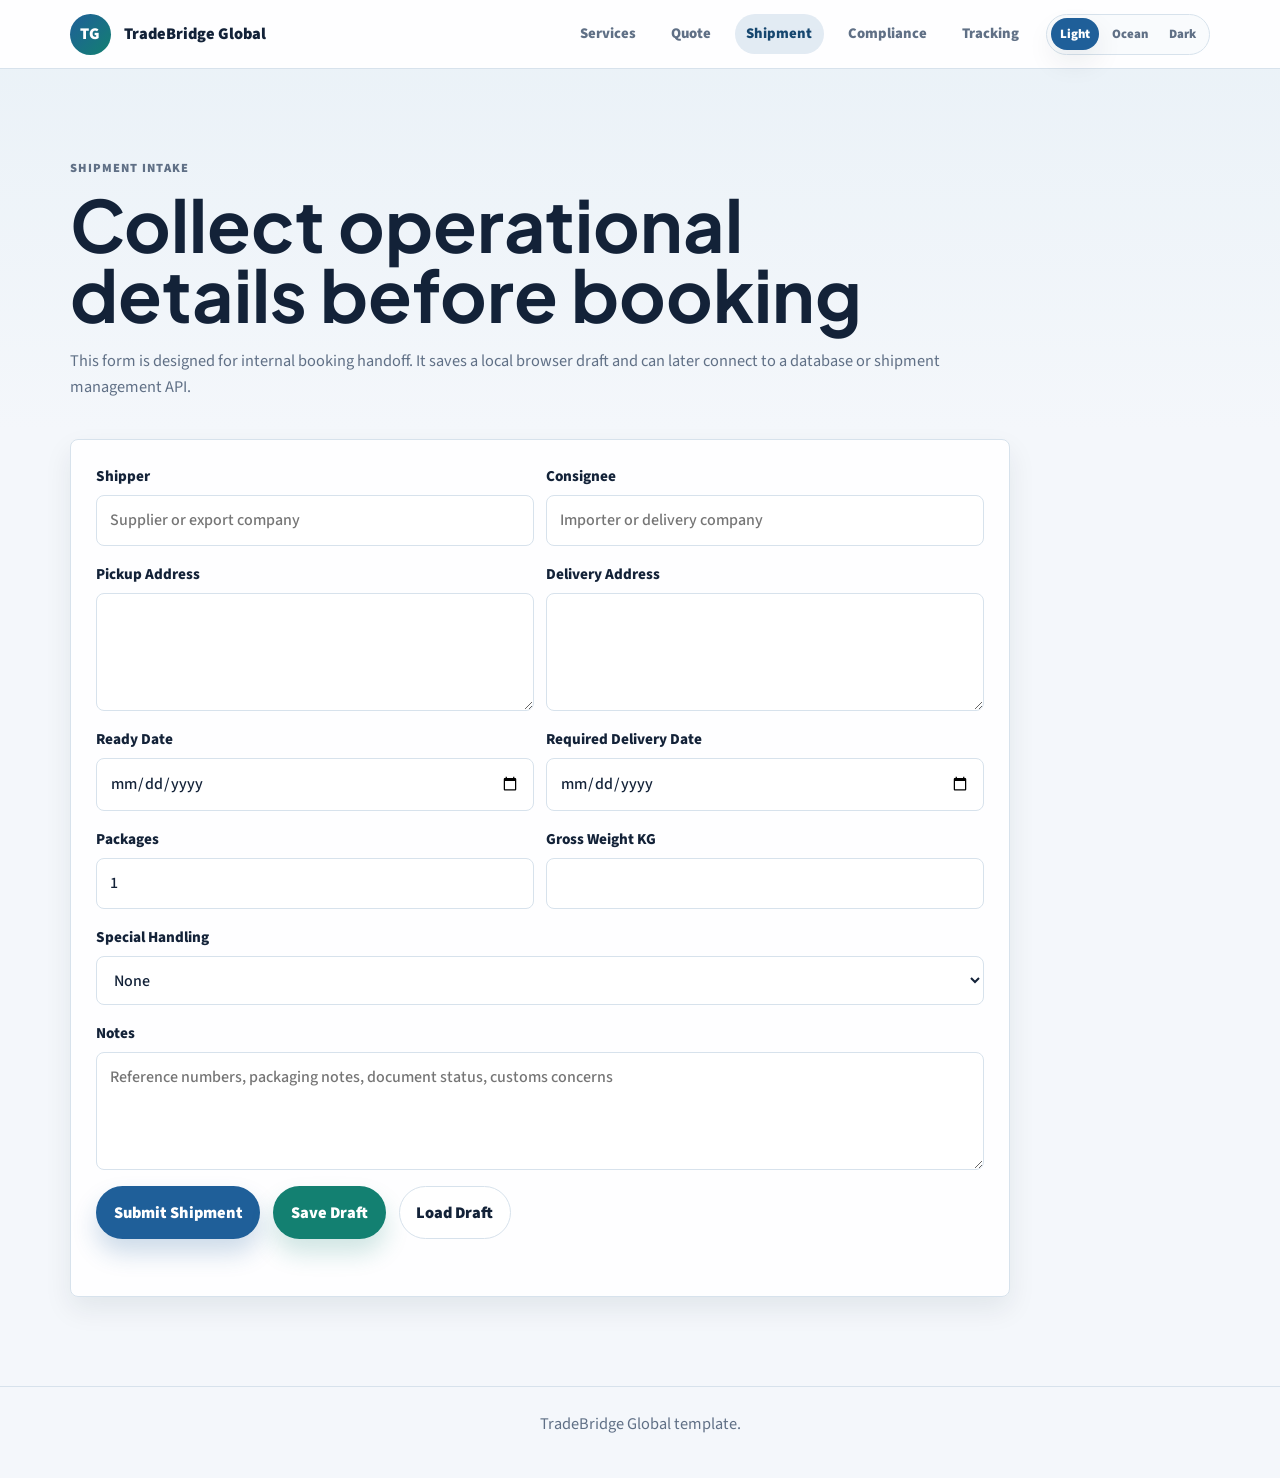
<file: import-export-business-template/shipment.html>
<!doctype html>
<html lang="en">
  <head>
    <meta charset="utf-8">
    <meta name="viewport" content="width=device-width, initial-scale=1">
    <title>Shipment Intake | TradeBridge Global</title>
    <link rel="stylesheet" href="assets/styles.css">
  </head>
  <body>
    <header class="site-header">
      <nav class="nav" aria-label="Primary navigation">
        <a class="brand" href="index.html"><span class="brand-mark">TG</span><span>TradeBridge Global</span></a>
        <button class="nav-toggle" type="button" aria-label="Toggle navigation" aria-expanded="false">Menu</button>
        <div class="nav-links">
          <a href="services.html">Services</a>
          <a href="quote.html">Quote</a>
          <a href="shipment.html">Shipment</a>
          <a href="compliance.html">Compliance</a>
          <a href="tracking.html">Tracking</a>
        </div>
      </nav>
    </header>
    <main class="page">
      <section class="section">
        <div class="section-heading">
          <p class="eyebrow">Shipment Intake</p>
          <h1>Collect operational details before booking</h1>
          <p>This form is designed for internal booking handoff. It saves a local browser draft and can later connect to a database or shipment management API.</p>
        </div>
        <form class="panel form wide" data-form="shipment" id="shipment-form">
          <div class="form-row">
            <label>Shipper<input name="shipper" required placeholder="Supplier or export company"></label>
            <label>Consignee<input name="consignee" required placeholder="Importer or delivery company"></label>
          </div>
          <div class="form-row">
            <label>Pickup Address<textarea name="pickup" required></textarea></label>
            <label>Delivery Address<textarea name="delivery" required></textarea></label>
          </div>
          <div class="form-row">
            <label>Ready Date<input name="readyDate" type="date" required></label>
            <label>Required Delivery Date<input name="deliveryDate" type="date"></label>
          </div>
          <div class="form-row">
            <label>Packages<input name="packages" type="number" min="1" value="1" required></label>
            <label>Gross Weight KG<input name="weight" type="number" min="0" step="0.01" required></label>
          </div>
          <label>Special Handling
            <select name="handling">
              <option>None</option>
              <option>Temperature controlled</option>
              <option>Hazardous goods</option>
              <option>Fragile cargo</option>
              <option>High-value cargo</option>
            </select>
          </label>
          <label>Notes<textarea name="notes" placeholder="Reference numbers, packaging notes, document status, customs concerns"></textarea></label>
          <div class="actions">
            <button class="button primary" type="submit">Submit Shipment</button>
            <button class="button secondary" type="button" id="save-draft">Save Draft</button>
            <button class="button ghost" type="button" id="load-draft">Load Draft</button>
          </div>
          <p class="form-status" role="status"></p>
        </form>
      </section>
    </main>
    <footer class="footer"><p>TradeBridge Global template.</p></footer>
    <script src="assets/app.js" defer></script>
  </body>
</html>
</file>
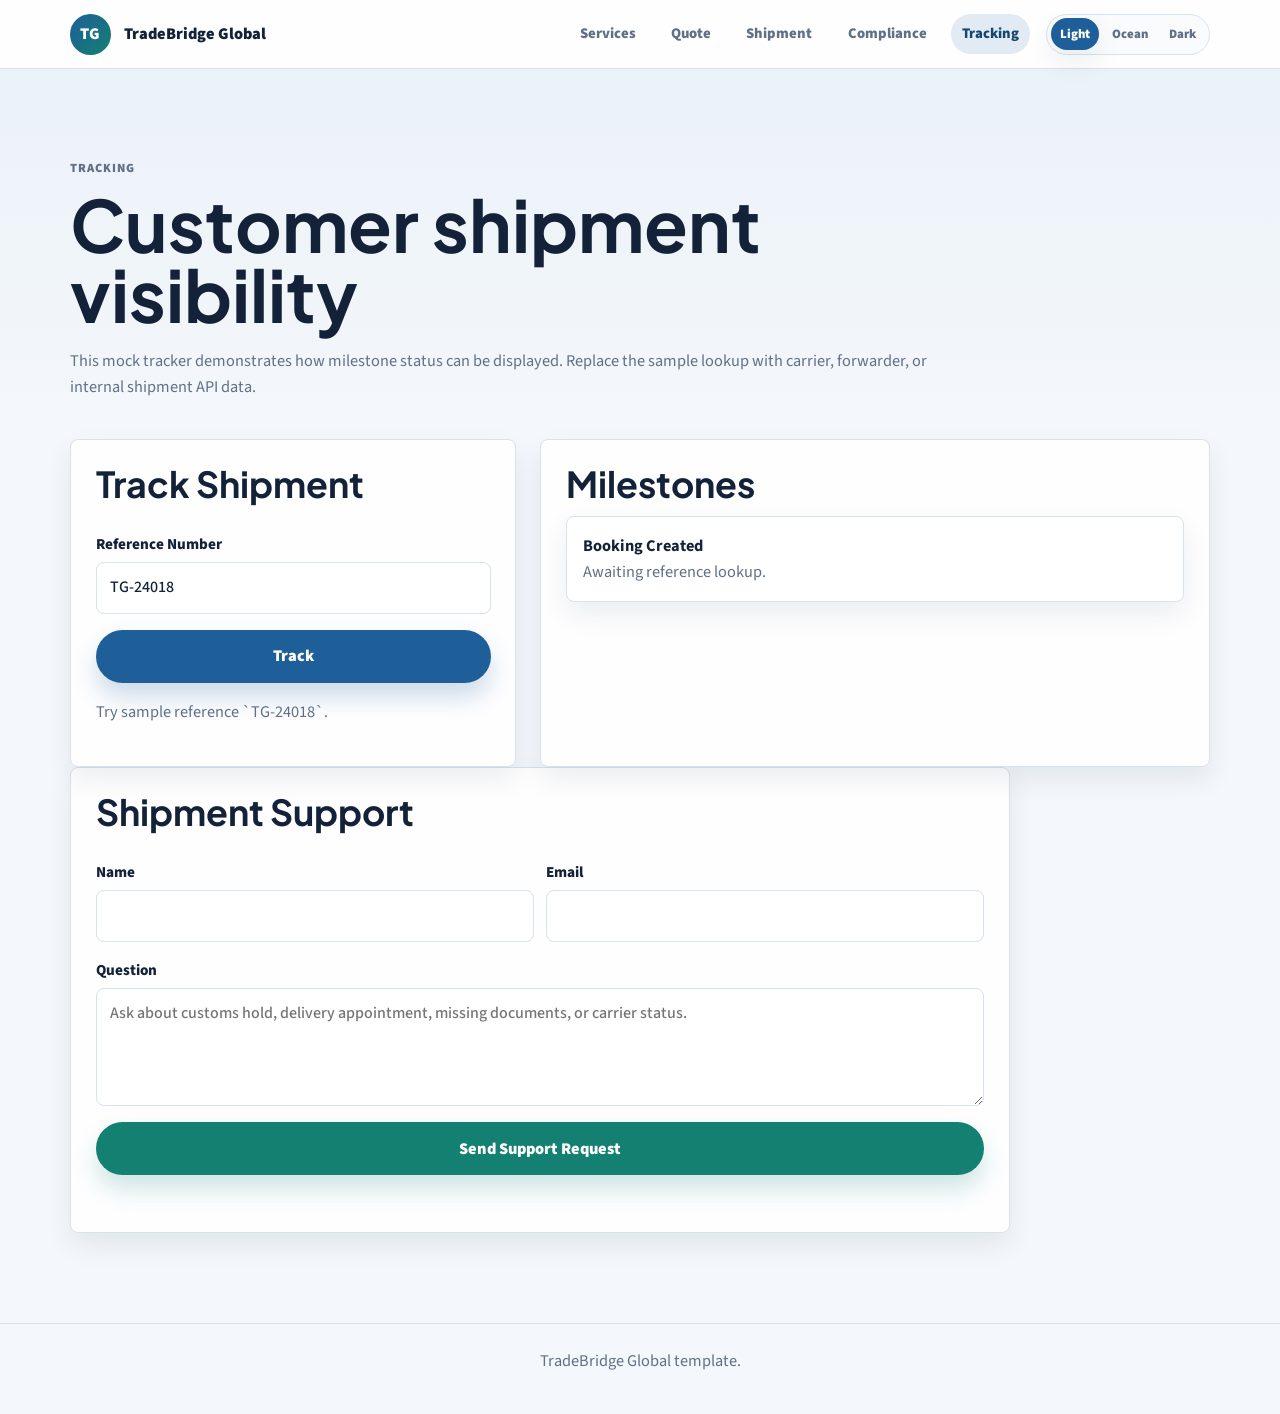
<file: import-export-business-template/tracking.html>
<!doctype html>
<html lang="en">
  <head>
    <meta charset="utf-8">
    <meta name="viewport" content="width=device-width, initial-scale=1">
    <title>Tracking | TradeBridge Global</title>
    <link rel="stylesheet" href="assets/styles.css">
  </head>
  <body>
    <header class="site-header">
      <nav class="nav" aria-label="Primary navigation">
        <a class="brand" href="index.html"><span class="brand-mark">TG</span><span>TradeBridge Global</span></a>
        <button class="nav-toggle" type="button" aria-label="Toggle navigation" aria-expanded="false">Menu</button>
        <div class="nav-links">
          <a href="services.html">Services</a>
          <a href="quote.html">Quote</a>
          <a href="shipment.html">Shipment</a>
          <a href="compliance.html">Compliance</a>
          <a href="tracking.html">Tracking</a>
        </div>
      </nav>
    </header>
    <main class="page">
      <section class="section">
        <div class="section-heading">
          <p class="eyebrow">Tracking</p>
          <h1>Customer shipment visibility</h1>
          <p>This mock tracker demonstrates how milestone status can be displayed. Replace the sample lookup with carrier, forwarder, or internal shipment API data.</p>
        </div>
        <div class="two-column">
          <form class="panel form" id="tracking-form">
            <h2>Track Shipment</h2>
            <label>Reference Number<input name="reference" required value="TG-24018"></label>
            <button class="button primary" type="submit">Track</button>
            <p class="helper">Try sample reference `TG-24018`.</p>
          </form>
          <div class="panel" id="tracking-results">
            <h2>Milestones</h2>
            <ol class="timeline">
              <li><strong>Booking Created</strong><span>Awaiting reference lookup.</span></li>
            </ol>
          </div>
        </div>

        <form class="panel form wide" data-form="support">
          <h2>Shipment Support</h2>
          <div class="form-row">
            <label>Name<input name="name" required></label>
            <label>Email<input name="email" type="email" required></label>
          </div>
          <label>Question<textarea name="question" required placeholder="Ask about customs hold, delivery appointment, missing documents, or carrier status."></textarea></label>
          <button class="button secondary" type="submit">Send Support Request</button>
          <p class="form-status" role="status"></p>
        </form>
      </section>
    </main>
    <footer class="footer"><p>TradeBridge Global template.</p></footer>
    <script src="assets/app.js" defer></script>
  </body>
</html>
</file>
<file: styles.css>
:root {
  color-scheme: light;
  --ink: #13202b;
  --muted: #5e6b78;
  --paper: #fbfcf8;
  --surface: rgba(255, 255, 255, 0.86);
  --line: rgba(19, 32, 43, 0.12);
  --teal: #1f7a8c;
  --blue: #2f80ed;
  --coral: #f25f5c;
  --gold: #f5b700;
  --green: #2d936c;
  --violet: #7653d9;
  --rose: #c44569;
  --shadow: 0 24px 70px rgba(19, 32, 43, 0.16);
  --radius: 8px;
}

* {
  box-sizing: border-box;
}

html {
  scroll-behavior: smooth;
}

body {
  margin: 0;
  background:
    radial-gradient(circle at 16% 12%, rgba(31, 122, 140, 0.18), transparent 30%),
    radial-gradient(circle at 82% 16%, rgba(242, 95, 92, 0.14), transparent 27%),
    linear-gradient(135deg, #fbfcf8 0%, #f4fbf9 44%, #fff8ec 100%);
  color: var(--ink);
  font-family: Inter, ui-sans-serif, system-ui, -apple-system, BlinkMacSystemFont, "Segoe UI", sans-serif;
  line-height: 1.6;
  min-height: 100vh;
  overflow-x: hidden;
}

a {
  color: inherit;
  text-decoration: none;
}

.skip-link {
  background: var(--ink);
  color: #fff;
  left: 1rem;
  padding: 0.75rem 1rem;
  position: fixed;
  top: -5rem;
  z-index: 20;
}

.skip-link:focus {
  top: 1rem;
}

.mesh {
  inset: 0;
  opacity: 0.55;
  pointer-events: none;
  position: fixed;
  z-index: -1;
}

.site-header {
  backdrop-filter: blur(18px);
  background: rgba(251, 252, 248, 0.74);
  border-bottom: 1px solid var(--line);
  position: sticky;
  top: 0;
  z-index: 10;
}

.nav {
  align-items: center;
  display: flex;
  justify-content: space-between;
  margin: 0 auto;
  max-width: 1180px;
  padding: 0.9rem 1.25rem;
}

.brand,
.nav-links {
  align-items: center;
  display: flex;
}

.brand {
  font-weight: 800;
  gap: 0.65rem;
}

.brand-mark {
  align-items: center;
  background: conic-gradient(from 120deg, var(--teal), var(--gold), var(--coral), var(--blue), var(--teal));
  border-radius: 50%;
  color: #fff;
  display: inline-flex;
  height: 2.35rem;
  justify-content: center;
  width: 2.35rem;
}

.nav-links {
  gap: 0.35rem;
}

.nav-links a,
.filter,
.button {
  border-radius: var(--radius);
  transition: transform 180ms ease, background 180ms ease, box-shadow 180ms ease, color 180ms ease;
}

.nav-links a {
  color: var(--muted);
  font-size: 0.95rem;
  font-weight: 700;
  padding: 0.55rem 0.8rem;
}

.nav-links a:hover,
.nav-links a:focus-visible {
  background: rgba(31, 122, 140, 0.1);
  color: var(--ink);
}

.resume-link {
  background: var(--ink);
  color: #fff !important;
}

.nav-toggle {
  background: transparent;
  border: 0;
  display: none;
  height: 2.5rem;
  padding: 0.5rem;
  width: 2.5rem;
}

.nav-toggle span {
  background: var(--ink);
  display: block;
  height: 2px;
  margin: 5px 0;
}

.hero,
.section {
  margin: 0 auto;
  max-width: 1180px;
  padding: 5rem 1.25rem;
}

.hero {
  align-items: center;
  display: grid;
  gap: 2rem;
  grid-template-columns: minmax(0, 1.1fr) minmax(320px, 0.9fr);
  min-height: calc(100vh - 74px);
}

.eyebrow,
.section-kicker,
.project-type,
.meta,
.date {
  color: var(--teal);
  font-size: 0.78rem;
  font-weight: 900;
  letter-spacing: 0;
  margin: 0 0 0.75rem;
  text-transform: uppercase;
}

h1,
h2,
h3,
p {
  margin-top: 0;
}

h1 {
  font-size: clamp(3.2rem, 8vw, 7.5rem);
  line-height: 0.9;
  margin-bottom: 1.25rem;
}

h2 {
  font-size: clamp(2rem, 4vw, 3.5rem);
  line-height: 1.02;
  margin-bottom: 1rem;
}

h3 {
  font-size: 1.25rem;
  line-height: 1.2;
  margin-bottom: 0.45rem;
}

.hero-text,
.intro p,
.contact-card p {
  color: var(--muted);
  font-size: clamp(1.08rem, 2vw, 1.35rem);
  max-width: 720px;
}

.hero-actions,
.contact-actions,
.filter-bar {
  display: flex;
  flex-wrap: wrap;
  gap: 0.75rem;
}

.button,
.filter {
  border: 1px solid var(--line);
  cursor: pointer;
  font: inherit;
  font-weight: 800;
}

.button {
  display: inline-flex;
  padding: 0.85rem 1rem;
}

.button:hover,
.button:focus-visible,
.filter:hover,
.filter:focus-visible {
  transform: translateY(-2px);
}

.primary {
  background: var(--teal);
  box-shadow: 0 16px 32px rgba(31, 122, 140, 0.28);
  color: #fff;
}

.secondary {
  background: rgba(255, 255, 255, 0.78);
  color: var(--ink);
}

.hero-panel {
  background: linear-gradient(145deg, rgba(255, 255, 255, 0.76), rgba(255, 255, 255, 0.42));
  border: 1px solid rgba(255, 255, 255, 0.7);
  border-radius: var(--radius);
  box-shadow: var(--shadow);
  min-height: 470px;
  overflow: hidden;
  padding: 1rem;
  position: relative;
}

.orbit {
  aspect-ratio: 1;
  background:
    linear-gradient(90deg, rgba(31, 122, 140, 0.1) 1px, transparent 1px),
    linear-gradient(rgba(31, 122, 140, 0.1) 1px, transparent 1px);
  background-size: 34px 34px;
  border: 1px solid var(--line);
  border-radius: 50%;
  margin: 1.5rem auto 0;
  max-width: 330px;
  position: relative;
}

.orbit::before,
.orbit::after {
  border: 1px dashed rgba(19, 32, 43, 0.18);
  border-radius: 50%;
  content: "";
  inset: 16%;
  position: absolute;
}

.orbit::after {
  animation: spin 18s linear infinite;
  border-color: rgba(242, 95, 92, 0.45);
  inset: 29%;
}

.node {
  align-items: center;
  border-radius: 50%;
  color: #fff;
  display: flex;
  font-size: 0.82rem;
  font-weight: 900;
  height: 4.6rem;
  justify-content: center;
  position: absolute;
  width: 4.6rem;
}

.react { background: var(--blue); left: 8%; top: 16%; }
.java { background: var(--coral); right: 9%; top: 18%; }
.unity { background: var(--violet); bottom: 8%; left: 18%; }
.cloud { background: var(--green); bottom: 15%; right: 13%; }

.metric-grid {
  bottom: 1rem;
  display: grid;
  gap: 0.75rem;
  grid-template-columns: repeat(3, 1fr);
  left: 1rem;
  position: absolute;
  right: 1rem;
}

.metric-grid div,
.timeline-card,
.project-card,
.education-grid article,
.contact-card {
  background: var(--surface);
  border: 1px solid rgba(255, 255, 255, 0.78);
  border-radius: var(--radius);
  box-shadow: 0 18px 45px rgba(19, 32, 43, 0.09);
}

.metric-grid div {
  padding: 1rem;
}

.metric-grid strong {
  display: block;
  font-size: 1.7rem;
  line-height: 1;
}

.metric-grid span {
  color: var(--muted);
  font-size: 0.82rem;
  font-weight: 700;
}

.intro {
  align-items: end;
  border-bottom: 1px solid var(--line);
  border-top: 1px solid var(--line);
  display: grid;
  gap: 2rem;
  grid-template-columns: 1fr 0.8fr;
}

.section-heading {
  margin-bottom: 2rem;
  max-width: 820px;
}

.timeline {
  position: relative;
}

.timeline-item {
  display: grid;
  gap: 1.25rem;
  grid-template-columns: 180px 1fr;
  margin-bottom: 1.25rem;
}

.timeline-card {
  padding: 1.35rem;
}

.timeline-card ul {
  color: var(--muted);
  margin: 0;
  padding-left: 1.2rem;
}

.filter-bar {
  margin-bottom: 1.25rem;
}

.filter {
  background: rgba(255, 255, 255, 0.78);
  color: var(--muted);
  padding: 0.6rem 0.85rem;
}

.filter.active {
  background: var(--ink);
  color: #fff;
}

.project-grid,
.education-grid {
  display: grid;
  gap: 1rem;
}

.project-grid {
  grid-template-columns: repeat(3, minmax(0, 1fr));
}

.project-card {
  display: grid;
  gap: 1rem;
  grid-template-columns: 4.8rem 1fr;
  min-height: 220px;
  padding: 1rem;
  transform-style: preserve-3d;
}

.project-card.is-hidden {
  display: none;
}

.project-card p {
  color: var(--muted);
  margin-bottom: 0;
}

.project-links {
  display: flex;
  flex-wrap: wrap;
  gap: 0.6rem;
  margin-top: 1rem;
}

.project-links a {
  align-items: center;
  background: rgba(31, 122, 140, 0.1);
  border: 1px solid rgba(31, 122, 140, 0.22);
  border-radius: 999px;
  color: var(--teal);
  display: inline-flex;
  font-size: 0.84rem;
  font-weight: 900;
  gap: 0.42rem;
  min-height: 2.1rem;
  padding: 0.42rem 0.7rem;
}

.project-links svg {
  fill: currentColor;
  flex: 0 0 auto;
  height: 1rem;
  width: 1rem;
}

.project-links a:hover {
  background: var(--teal);
  border-color: var(--teal);
  color: #fff;
  transform: translateY(-1px);
}

.project-visual {
  align-items: center;
  border-radius: var(--radius);
  color: #fff;
  display: flex;
  font-size: 2rem;
  font-weight: 900;
  height: 4.8rem;
  justify-content: center;
}

.teal { background: var(--teal); }
.coral { background: var(--coral); }
.gold { background: #c88900; }
.green { background: var(--green); }
.violet { background: var(--violet); }
.blue { background: var(--blue); }
.rose { background: var(--rose); }

.skill-cloud {
  display: flex;
  flex-wrap: wrap;
  gap: 0.75rem;
}

.skill-cloud span {
  background: rgba(255, 255, 255, 0.82);
  border: 1px solid var(--line);
  border-radius: 999px;
  box-shadow: 0 10px 25px rgba(19, 32, 43, 0.06);
  font-weight: 800;
  padding: 0.65rem 0.9rem;
}

.education {
  display: grid;
  gap: 2rem;
  grid-template-columns: 0.8fr 1.2fr;
}

.education-grid {
  grid-template-columns: 1fr;
}

.education-grid article,
.contact-card {
  padding: 1.25rem;
}

.education-grid p,
.footer {
  color: var(--muted);
}

.contact {
  padding-top: 2rem;
}

.contact-card {
  background:
    linear-gradient(135deg, rgba(31, 122, 140, 0.12), rgba(242, 95, 92, 0.1)),
    rgba(255, 255, 255, 0.82);
}

.footer {
  border-top: 1px solid var(--line);
  padding: 1.5rem;
  text-align: center;
}

.reveal {
  opacity: 0;
  transform: translateY(24px);
  transition: opacity 700ms ease, transform 700ms ease;
}

.reveal.visible {
  opacity: 1;
  transform: translateY(0);
}

@keyframes spin {
  to {
    transform: rotate(360deg);
  }
}

@media (prefers-reduced-motion: reduce) {
  *,
  *::before,
  *::after {
    animation-duration: 1ms !important;
    scroll-behavior: auto !important;
    transition-duration: 1ms !important;
  }
}

@media (max-width: 920px) {
  .hero,
  .intro,
  .education {
    grid-template-columns: 1fr;
  }

  .project-grid {
    grid-template-columns: repeat(2, minmax(0, 1fr));
  }

  .hero {
    padding-top: 3rem;
  }
}

@media (max-width: 720px) {
  .nav-toggle {
    display: block;
  }

  .nav-links {
    background: rgba(251, 252, 248, 0.97);
    border-bottom: 1px solid var(--line);
    display: none;
    flex-direction: column;
    left: 0;
    padding: 0.75rem 1.25rem 1rem;
    position: absolute;
    right: 0;
    top: 100%;
  }

  .nav-links.open {
    display: flex;
  }

  .nav-links a {
    width: 100%;
  }

  .hero,
  .section {
    padding: 3.5rem 1rem;
  }

  .hero-panel {
    min-height: 430px;
  }

  .metric-grid,
  .project-grid,
  .timeline-item {
    grid-template-columns: 1fr;
  }

  .metric-grid {
    position: static;
    margin-top: 1rem;
  }

  .project-card {
    min-height: 0;
  }
}

@media (max-width: 460px) {
  h1 {
    font-size: 3rem;
  }

  .project-card {
    grid-template-columns: 1fr;
  }

  .project-visual {
    width: 4.8rem;
  }
}
</file>
<file: import-export-business-template/assets/styles.css>
@import url("https://fonts.googleapis.com/css2?family=Plus+Jakarta+Sans:wght@500;600;700;800&family=Source+Sans+3:wght@400;500;600;700&display=swap");

:root {
  color-scheme: light;
  --bg: #f4f7fb;
  --bg-strong: #e9f1f7;
  --ink: #132238;
  --muted: #607086;
  --line: #d7e2ec;
  --surface: #ffffff;
  --surface-2: #f8fbfd;
  --primary: #1f5f99;
  --primary-strong: #16476f;
  --accent: #138071;
  --accent-2: #c58b2b;
  --danger: #b83232;
  --shadow: 0 22px 55px rgba(19, 34, 56, 0.11);
  --soft-shadow: 0 12px 28px rgba(19, 34, 56, 0.08);
  --radius: 8px;
  --content: 1180px;
}

:root[data-theme="ocean"] {
  color-scheme: light;
  --bg: #eef8f7;
  --bg-strong: #d9efed;
  --ink: #102f35;
  --muted: #557176;
  --line: #c7dddf;
  --surface: #ffffff;
  --surface-2: #f3fbfa;
  --primary: #16796f;
  --primary-strong: #0f574f;
  --accent: #245f9d;
  --accent-2: #be8427;
  --shadow: 0 22px 55px rgba(16, 47, 53, 0.12);
  --soft-shadow: 0 12px 28px rgba(16, 47, 53, 0.09);
}

:root[data-theme="dark"] {
  color-scheme: dark;
  --bg: #0e1726;
  --bg-strong: #132238;
  --ink: #edf5ff;
  --muted: #a9b8ca;
  --line: #28384d;
  --surface: #172337;
  --surface-2: #111d2f;
  --primary: #6bb6ff;
  --primary-strong: #96ccff;
  --accent: #4fd1bd;
  --accent-2: #f0bd5d;
  --danger: #ff8a8a;
  --shadow: 0 24px 60px rgba(0, 0, 0, 0.34);
  --soft-shadow: 0 12px 30px rgba(0, 0, 0, 0.24);
}

* {
  box-sizing: border-box;
}

html {
  scroll-behavior: smooth;
}

body {
  background:
    linear-gradient(180deg, var(--bg-strong), transparent 430px),
    var(--bg);
  color: var(--ink);
  font-family: "Source Sans 3", Aptos, "Segoe UI", Inter, ui-sans-serif, system-ui, -apple-system, BlinkMacSystemFont, sans-serif;
  font-size: 1.02rem;
  line-height: 1.6;
  margin: 0;
  text-rendering: optimizeLegibility;
}

a {
  color: inherit;
  text-decoration: none;
}

h1,
h2,
h3,
p {
  margin-top: 0;
}

h1,
h2,
h3 {
  font-family: "Plus Jakarta Sans", "Source Sans 3", Aptos, "Segoe UI", sans-serif;
  letter-spacing: 0;
}

h1 {
  font-size: clamp(2.3rem, 5.6vw, 4.75rem);
  line-height: 0.98;
  margin-bottom: 1.15rem;
  max-width: 1020px;
}

h2 {
  font-size: clamp(1.45rem, 2.8vw, 2.35rem);
  line-height: 1.12;
  margin-bottom: 0.7rem;
}

h3 {
  font-size: 1.12rem;
  line-height: 1.2;
  margin-bottom: 0.45rem;
}

p {
  margin-bottom: 1rem;
}

input,
select,
textarea,
button {
  font: inherit;
}

button,
a,
input,
select,
textarea {
  transition: background-color 180ms ease, border-color 180ms ease, color 180ms ease, transform 180ms ease, box-shadow 180ms ease;
}

.site-header {
  background: color-mix(in srgb, var(--surface) 92%, transparent);
  border-bottom: 1px solid var(--line);
  position: sticky;
  top: 0;
  z-index: 10;
}

@supports (backdrop-filter: blur(14px)) {
  .site-header {
    backdrop-filter: blur(14px);
  }
}

.nav {
  align-items: center;
  display: flex;
  gap: 1rem;
  justify-content: space-between;
  margin: 0 auto;
  max-width: var(--content);
  padding: 0.85rem 1.25rem;
  position: relative;
}

.brand,
.nav-links,
.actions,
.form-row,
.theme-options {
  align-items: center;
  display: flex;
  gap: 0.8rem;
}

.brand {
  flex: 0 0 auto;
  font-weight: 950;
}

.brand-mark {
  align-items: center;
  background: linear-gradient(135deg, var(--primary), var(--accent));
  border-radius: 50%;
  color: #fff;
  display: inline-flex;
  height: 2.55rem;
  justify-content: center;
  width: 2.55rem;
}

.nav-links {
  margin-left: auto;
}

.nav-links a {
  border-radius: 999px;
  color: var(--muted);
  font-size: 0.92rem;
  font-weight: 850;
  padding: 0.5rem 0.7rem;
}

.nav-links a:hover,
.nav-links a[aria-current="page"] {
  background: color-mix(in srgb, var(--primary) 12%, transparent);
  color: var(--primary-strong);
}

.nav-toggle {
  display: none;
}

.theme-switcher {
  align-items: center;
  background: color-mix(in srgb, var(--surface-2) 82%, transparent);
  border: 1px solid var(--line);
  border-radius: 999px;
  display: flex;
  gap: 0.2rem;
  padding: 0.22rem;
}

.theme-option {
  background: transparent;
  border: 0;
  border-radius: 999px;
  color: var(--muted);
  cursor: pointer;
  font-size: 0.8rem;
  font-weight: 900;
  min-height: 2rem;
  padding: 0.28rem 0.58rem;
}

.theme-option.active {
  background: var(--primary);
  color: #fff;
  box-shadow: var(--soft-shadow);
}

.hero,
.section {
  margin: 0 auto;
  max-width: var(--content);
  padding: clamp(3rem, 7vw, 5.6rem) 1.25rem;
}

.hero {
  align-items: end;
  display: grid;
  gap: clamp(1.5rem, 4vw, 3rem);
  grid-template-columns: minmax(0, 1fr) minmax(280px, 360px);
}

.hero-copy p {
  color: var(--muted);
  font-size: clamp(1.02rem, 1.7vw, 1.18rem);
  max-width: 760px;
}

.hero-panel,
.panel,
.feature-grid article,
.service-grid article,
.map-card,
.process-list li,
.timeline li {
  background: color-mix(in srgb, var(--surface) 94%, transparent);
  border: 1px solid var(--line);
  border-radius: var(--radius);
  box-shadow: var(--soft-shadow);
}

.hero-panel {
  display: grid;
  gap: 1rem;
  overflow: hidden;
  padding: 1.2rem;
  position: relative;
}

.hero-panel::before {
  background: linear-gradient(90deg, var(--primary), var(--accent), var(--accent-2));
  content: "";
  height: 5px;
  left: 0;
  position: absolute;
  right: 0;
  top: 0;
}

.stat {
  background: var(--surface-2);
  border: 1px solid var(--line);
  border-radius: var(--radius);
  padding: 1rem;
}

.stat strong {
  color: var(--primary-strong);
  display: block;
  font-size: 2.4rem;
  line-height: 1;
}

.stat span,
.eyebrow,
.helper,
.form-status {
  color: var(--muted);
}

.eyebrow {
  font-size: 0.78rem;
  font-weight: 950;
  letter-spacing: 0.08em;
  margin-bottom: 0.65rem;
  text-transform: uppercase;
}

.button {
  align-items: center;
  border: 1px solid transparent;
  border-radius: 999px;
  cursor: pointer;
  display: inline-flex;
  font-weight: 950;
  justify-content: center;
  min-height: 2.9rem;
  padding: 0.78rem 1.05rem;
}

.button:hover {
  transform: translateY(-1px);
}

.button.primary {
  background: var(--primary);
  box-shadow: 0 14px 25px color-mix(in srgb, var(--primary) 22%, transparent);
  color: #fff;
}

.button.secondary {
  background: var(--accent);
  box-shadow: 0 14px 25px color-mix(in srgb, var(--accent) 20%, transparent);
  color: #fff;
}

.button.ghost {
  background: var(--surface);
  border-color: var(--line);
  color: var(--ink);
}

.section-heading {
  margin-bottom: clamp(1.35rem, 3vw, 2.4rem);
  max-width: 890px;
}

.section-heading p {
  color: var(--muted);
}

.feature-grid,
.service-grid,
.three-column {
  display: grid;
  gap: 1rem;
  grid-template-columns: repeat(3, minmax(0, 1fr));
}

.service-grid {
  grid-template-columns: repeat(2, minmax(0, 1fr));
}

.feature-grid article,
.service-grid article,
.panel {
  padding: clamp(1.05rem, 2.4vw, 1.55rem);
}

.feature-grid article,
.service-grid article {
  position: relative;
}

.feature-grid article::before,
.service-grid article::before {
  background: var(--accent-2);
  border-radius: 999px;
  content: "";
  display: block;
  height: 0.28rem;
  margin-bottom: 1rem;
  width: 2.4rem;
}

.service-icon {
  color: var(--accent-2);
  font-weight: 950;
}

.service-grid a {
  color: var(--primary-strong);
  font-weight: 950;
}

.map-section {
  padding-top: 1rem;
}

.map-card {
  display: grid;
  gap: 1.25rem;
  grid-template-columns: minmax(240px, 0.42fr) minmax(0, 1fr);
  overflow: hidden;
  padding: clamp(1rem, 2.5vw, 1.5rem);
}

.map-copy {
  align-self: center;
}

.map-copy p {
  color: var(--muted);
}

.lane-list {
  display: grid;
  gap: 0.65rem;
  margin-top: 1.2rem;
}

.lane-list span {
  background: var(--surface-2);
  border: 1px solid var(--line);
  border-radius: 999px;
  color: var(--primary-strong);
  font-size: 0.94rem;
  font-weight: 800;
  padding: 0.62rem 0.8rem;
}

.trade-map {
  background:
    linear-gradient(180deg, color-mix(in srgb, var(--primary) 11%, transparent), transparent),
    var(--surface-2);
  border: 1px solid var(--line);
  border-radius: var(--radius);
  height: 360px;
  min-height: 280px;
  overflow: hidden;
}

.trade-map .leaflet-container,
.leaflet-container {
  font-family: "Source Sans 3", Aptos, "Segoe UI", sans-serif;
}

.trade-map .leaflet-control-attribution {
  font-size: 0.72rem;
}

.map-marker {
  align-items: center;
  background: var(--primary);
  border: 3px solid var(--surface);
  border-radius: 50% 50% 50% 0;
  box-shadow: 0 10px 18px rgba(19, 34, 56, 0.28);
  display: flex;
  height: 1.55rem;
  justify-content: center;
  transform: rotate(-45deg);
  width: 1.55rem;
}

.map-marker span {
  background: #fff;
  border-radius: 50%;
  display: block;
  height: 0.42rem;
  transform: rotate(45deg);
  width: 0.42rem;
}

.map-marker.destination {
  background: var(--accent-2);
}

.leaflet-popup-content-wrapper,
.leaflet-popup-tip {
  background: var(--surface);
  color: var(--ink);
}

.leaflet-popup-content {
  color: var(--muted);
  font-size: 0.95rem;
  line-height: 1.35;
}

.leaflet-popup-content strong {
  color: var(--ink);
  display: block;
  font-family: "Plus Jakarta Sans", "Source Sans 3", sans-serif;
  margin-bottom: 0.2rem;
}

.split,
.two-column {
  display: grid;
  gap: clamp(1rem, 3vw, 1.5rem);
  grid-template-columns: minmax(260px, 0.8fr) minmax(0, 1.2fr);
}

.process-list,
.timeline {
  display: grid;
  gap: 0.9rem;
  list-style: none;
  margin: 0;
  padding: 0;
}

.process-list li,
.timeline li {
  padding: 1rem;
}

.process-list strong,
.timeline strong {
  display: block;
}

.process-list span,
.timeline span {
  color: var(--muted);
}

.page {
  min-height: calc(100vh - 150px);
}

.form {
  display: grid;
  gap: 1rem;
}

.form.wide {
  max-width: 940px;
}

.form-row {
  align-items: start;
}

label {
  color: var(--ink);
  display: grid;
  flex: 1;
  font-size: 0.95rem;
  font-weight: 800;
  gap: 0.4rem;
}

input,
select,
textarea {
  background: var(--surface);
  border: 1px solid var(--line);
  border-radius: var(--radius);
  color: var(--ink);
  font-size: 1rem;
  font-weight: 500;
  min-height: 2.95rem;
  padding: 0.74rem 0.8rem;
  width: 100%;
}

input:focus,
select:focus,
textarea:focus {
  border-color: var(--primary);
  box-shadow: 0 0 0 4px color-mix(in srgb, var(--primary) 16%, transparent);
  outline: none;
}

textarea {
  min-height: 118px;
  resize: vertical;
}

.result-card {
  background: var(--surface-2);
  border: 1px solid var(--line);
  border-radius: var(--radius);
  color: var(--ink);
  display: block;
  min-height: 4rem;
  padding: 1rem;
}

.quote-page .section-heading {
  max-width: 760px;
}

.quote-page h1 {
  font-size: clamp(2.2rem, 5vw, 4rem);
  max-width: 820px;
}

.quote-page .two-column {
  align-items: start;
  grid-template-columns: minmax(320px, 0.95fr) minmax(340px, 1.05fr);
}

.quote-page .panel {
  box-shadow: var(--shadow);
}

.form-heading {
  border-bottom: 1px solid var(--line);
  margin-bottom: 0.25rem;
  padding-bottom: 0.85rem;
}

.form-heading .eyebrow {
  margin-bottom: 0.35rem;
}

.form-heading h2 {
  font-size: clamp(1.45rem, 2vw, 1.8rem);
  margin-bottom: 0.35rem;
}

.form-heading p {
  color: var(--muted);
  font-size: 0.98rem;
  line-height: 1.45;
  margin-bottom: 0;
}

.quote-page input,
.quote-page select,
.quote-page textarea {
  font-size: 1.02rem;
}

.calculator-report {
  display: grid;
  gap: 1rem;
}

.report-total {
  background: linear-gradient(135deg, var(--primary), var(--accent));
  border-radius: var(--radius);
  color: #fff;
  padding: 1rem;
}

.report-total span,
.report-note {
  display: block;
  font-size: 0.86rem;
  font-weight: 850;
  opacity: 0.82;
}

.report-total strong {
  display: block;
  font-family: "Plus Jakarta Sans", "Source Sans 3", sans-serif;
  font-size: clamp(1.8rem, 4vw, 2.7rem);
  font-variant-numeric: tabular-nums;
  line-height: 1;
  margin-top: 0.35rem;
}

.report-grid {
  display: grid;
  gap: 0.65rem;
  grid-template-columns: repeat(2, minmax(0, 1fr));
}

.report-item {
  background: var(--surface);
  border: 1px solid var(--line);
  border-radius: var(--radius);
  padding: 0.85rem;
}

.report-item span {
  color: var(--muted);
  display: block;
  font-size: 0.82rem;
  font-weight: 850;
}

.report-item strong {
  display: block;
  font-family: "Plus Jakarta Sans", "Source Sans 3", sans-serif;
  font-size: 1.1rem;
  font-variant-numeric: tabular-nums;
  margin-top: 0.2rem;
}

.report-note {
  color: var(--muted);
  opacity: 1;
}

.check-list {
  color: var(--muted);
  margin: 0;
  padding-left: 1.2rem;
}

.footer {
  border-top: 1px solid var(--line);
  color: var(--muted);
  padding: 1.5rem;
  text-align: center;
}

@media (max-width: 980px) {
  .hero,
  .split,
  .two-column,
  .map-card,
  .feature-grid,
  .service-grid,
  .three-column {
    grid-template-columns: 1fr;
  }

  .nav {
    flex-wrap: wrap;
  }

  .theme-switcher {
    order: 3;
    width: 100%;
  }

  .theme-option {
    flex: 1;
  }
}

@media (max-width: 760px) {
  h1 {
    font-size: clamp(2.15rem, 12vw, 3.4rem);
  }

  .hero,
  .section {
    padding-left: 1rem;
    padding-right: 1rem;
  }

  .nav-toggle {
    background: var(--primary);
    border: 0;
    border-radius: 999px;
    color: #fff;
    display: inline-flex;
    font-weight: 950;
    min-height: 2.4rem;
    padding: 0.55rem 0.82rem;
  }

  .nav-links {
    background: var(--surface);
    border-bottom: 1px solid var(--line);
    display: none;
    flex-direction: column;
    left: 0;
    padding: 0.75rem 1.25rem 1rem;
    position: absolute;
    right: 0;
    top: 100%;
  }

  .nav-links.open {
    display: flex;
  }

  .nav-links a {
    width: 100%;
  }

  .form-row,
  .actions {
    align-items: stretch;
    flex-direction: column;
  }

  .report-grid {
    grid-template-columns: 1fr;
  }

  .map-card {
    padding: 1rem;
  }

  .trade-map {
    height: 300px;
    min-height: 240px;
  }
}
</file>
